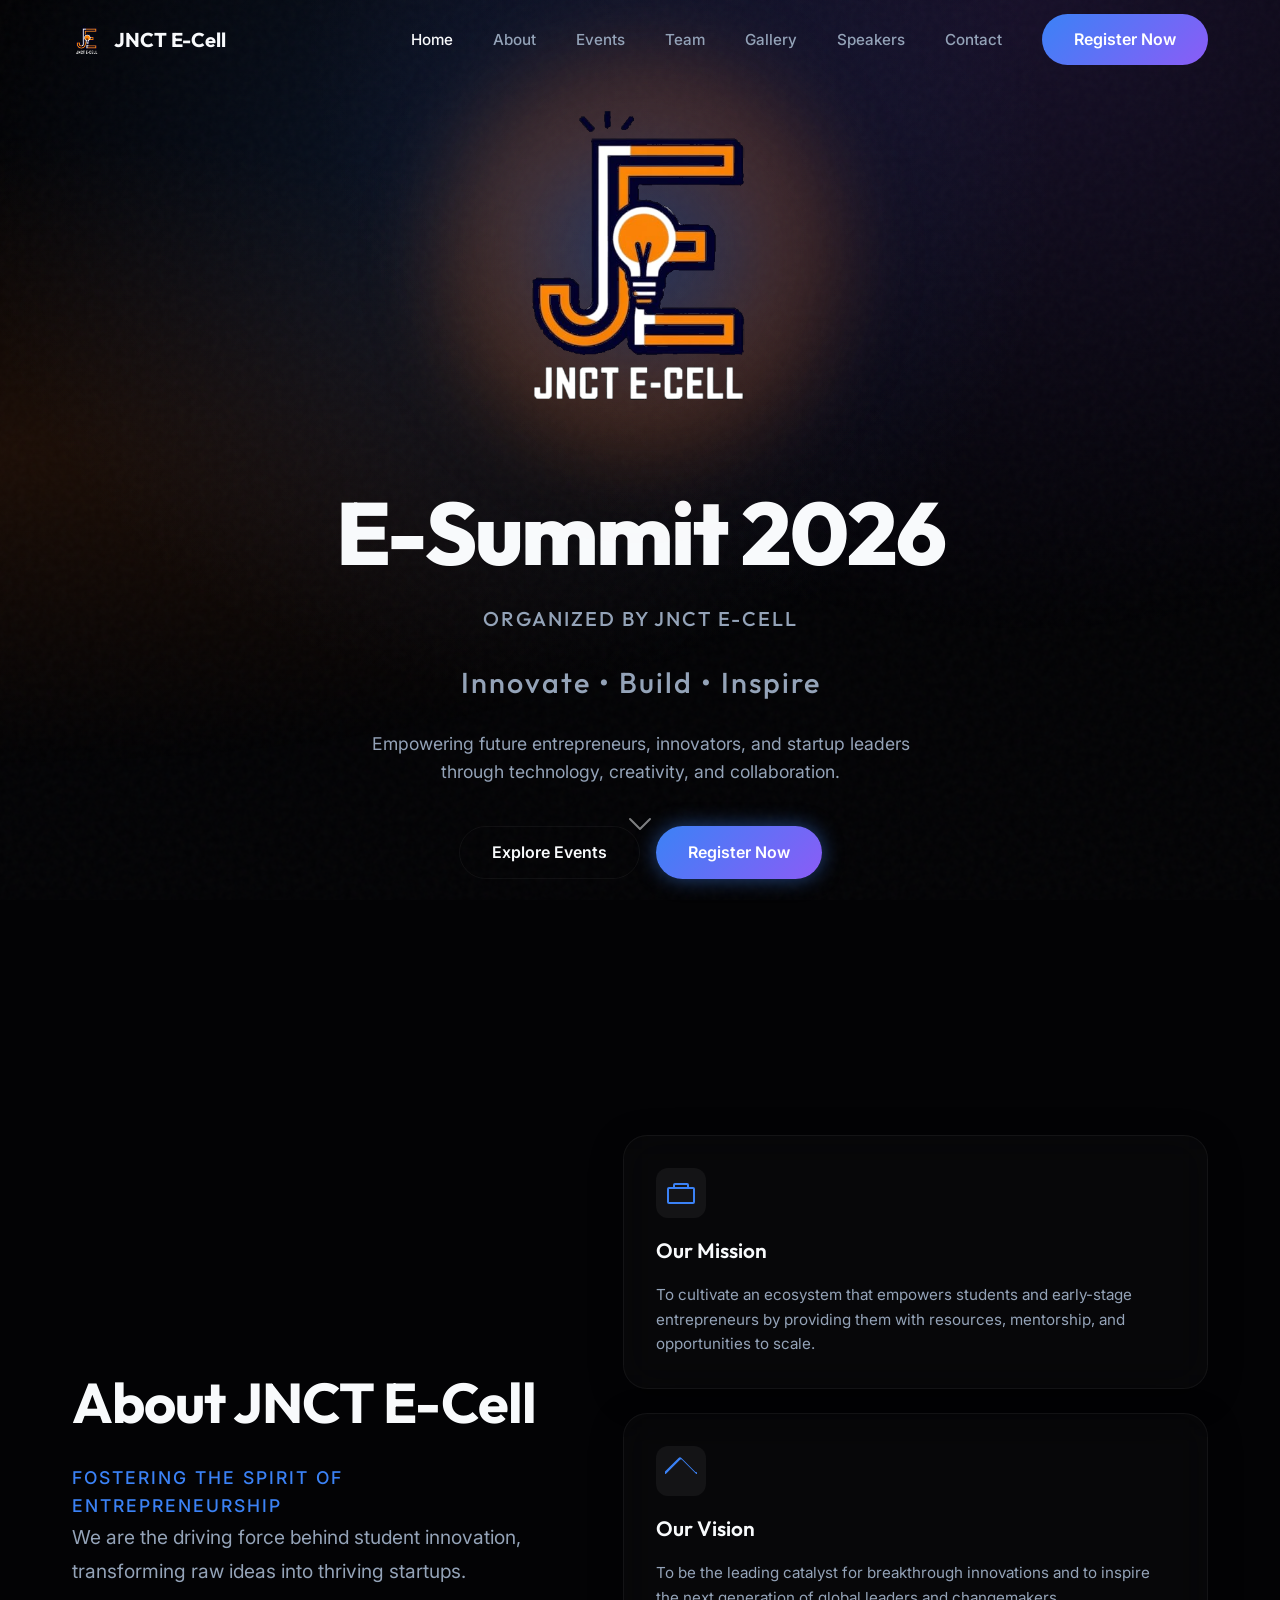
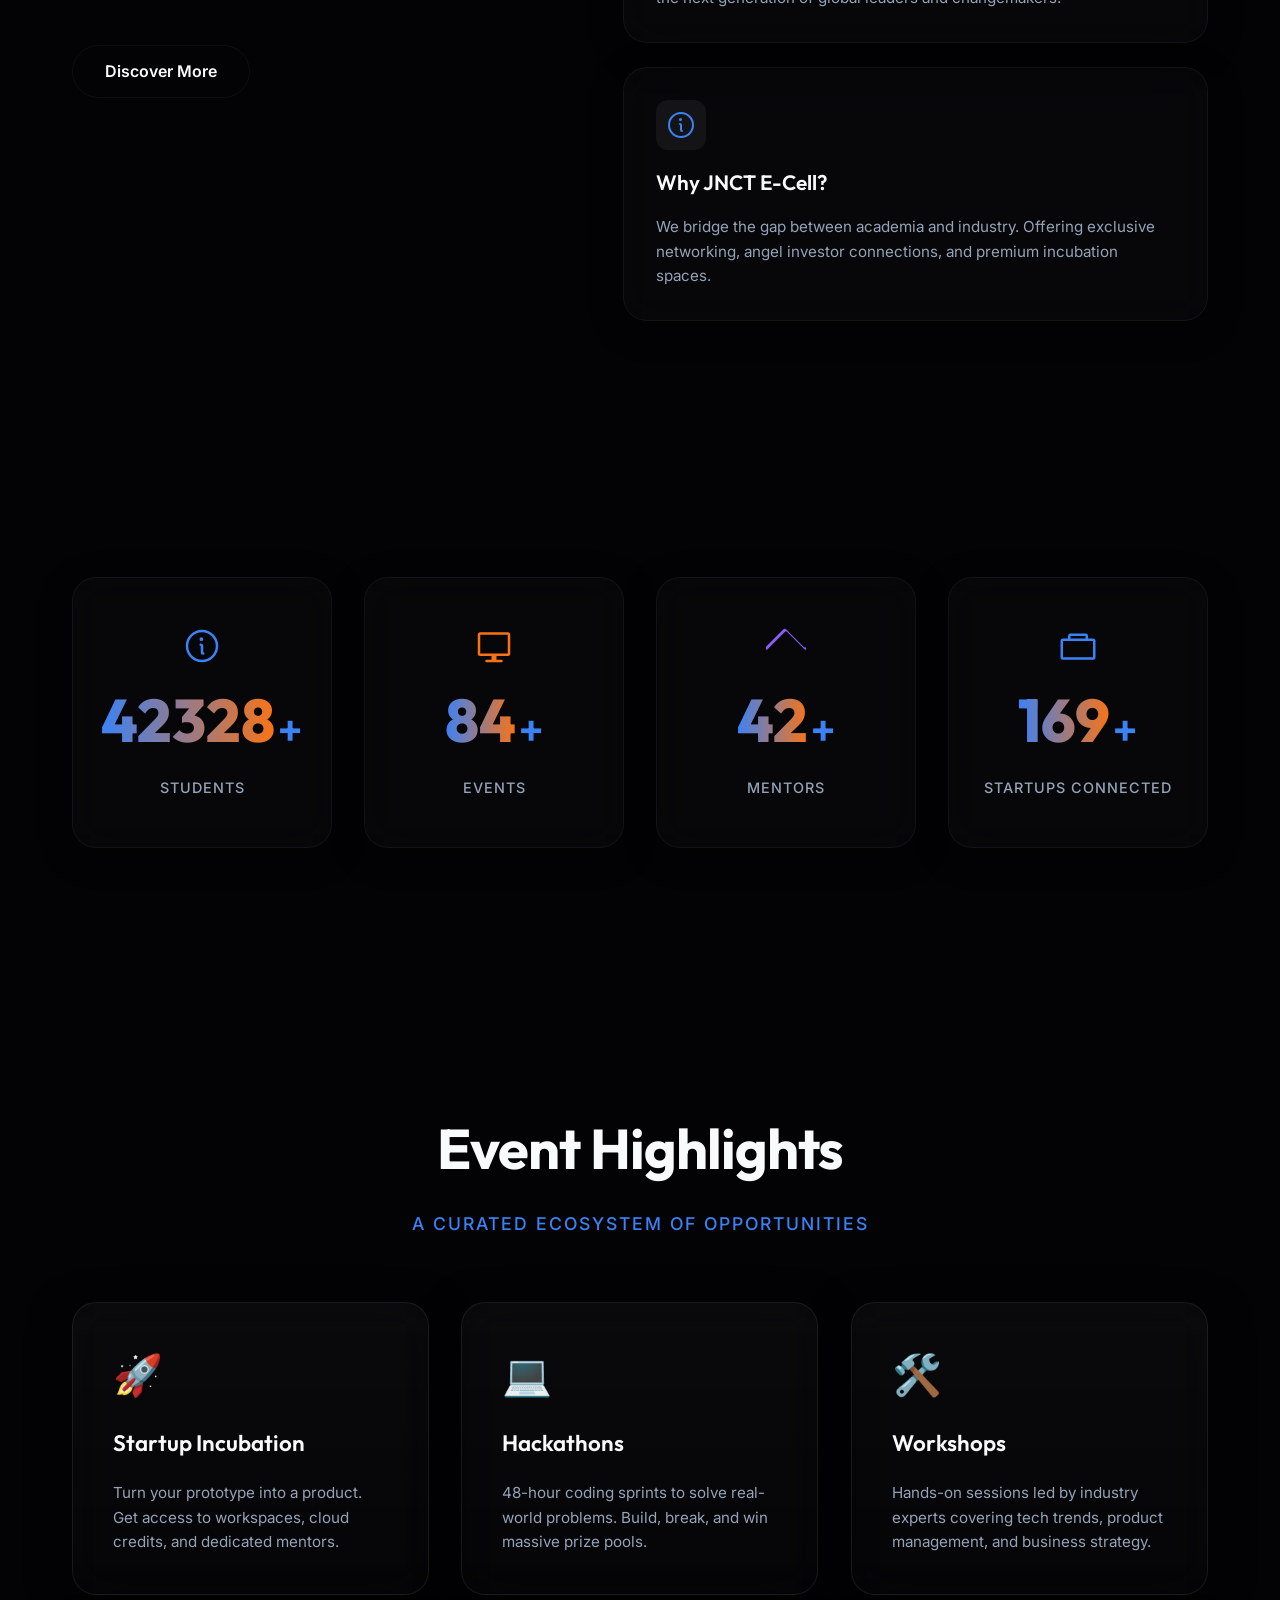
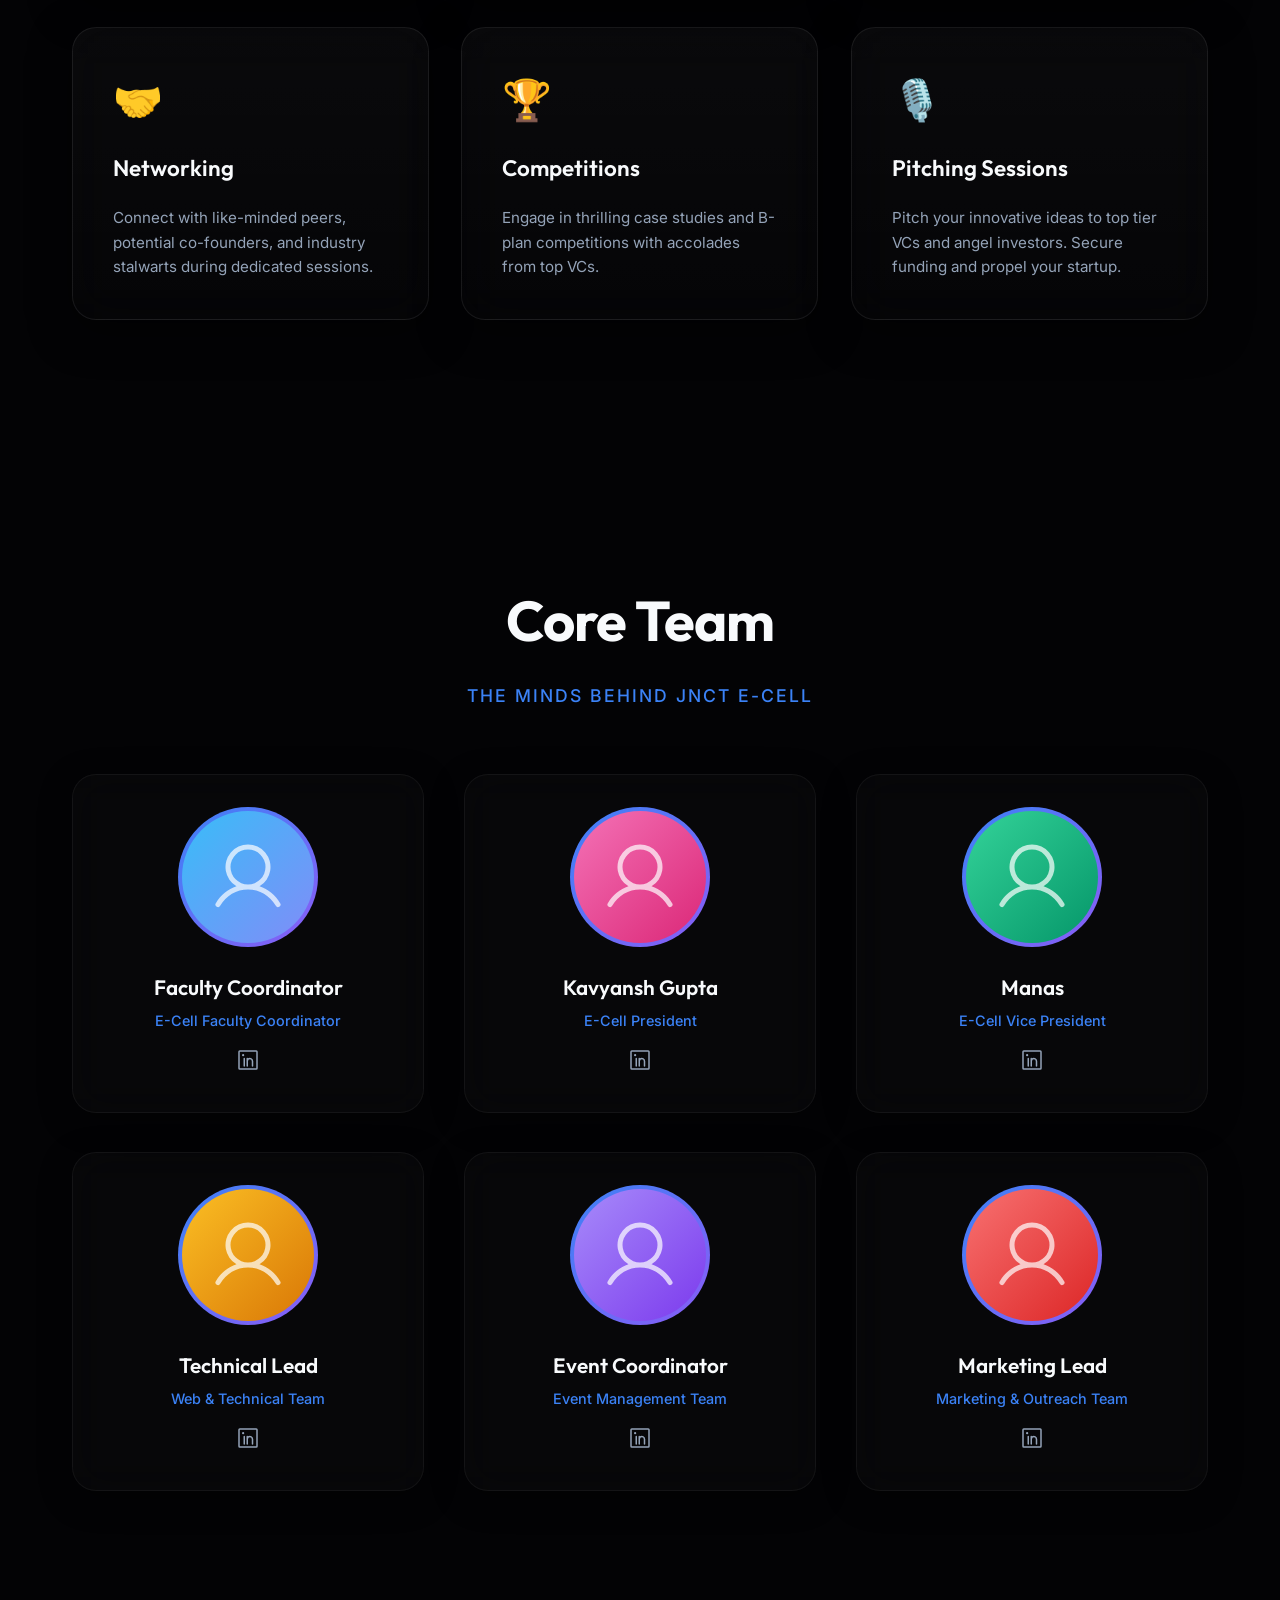
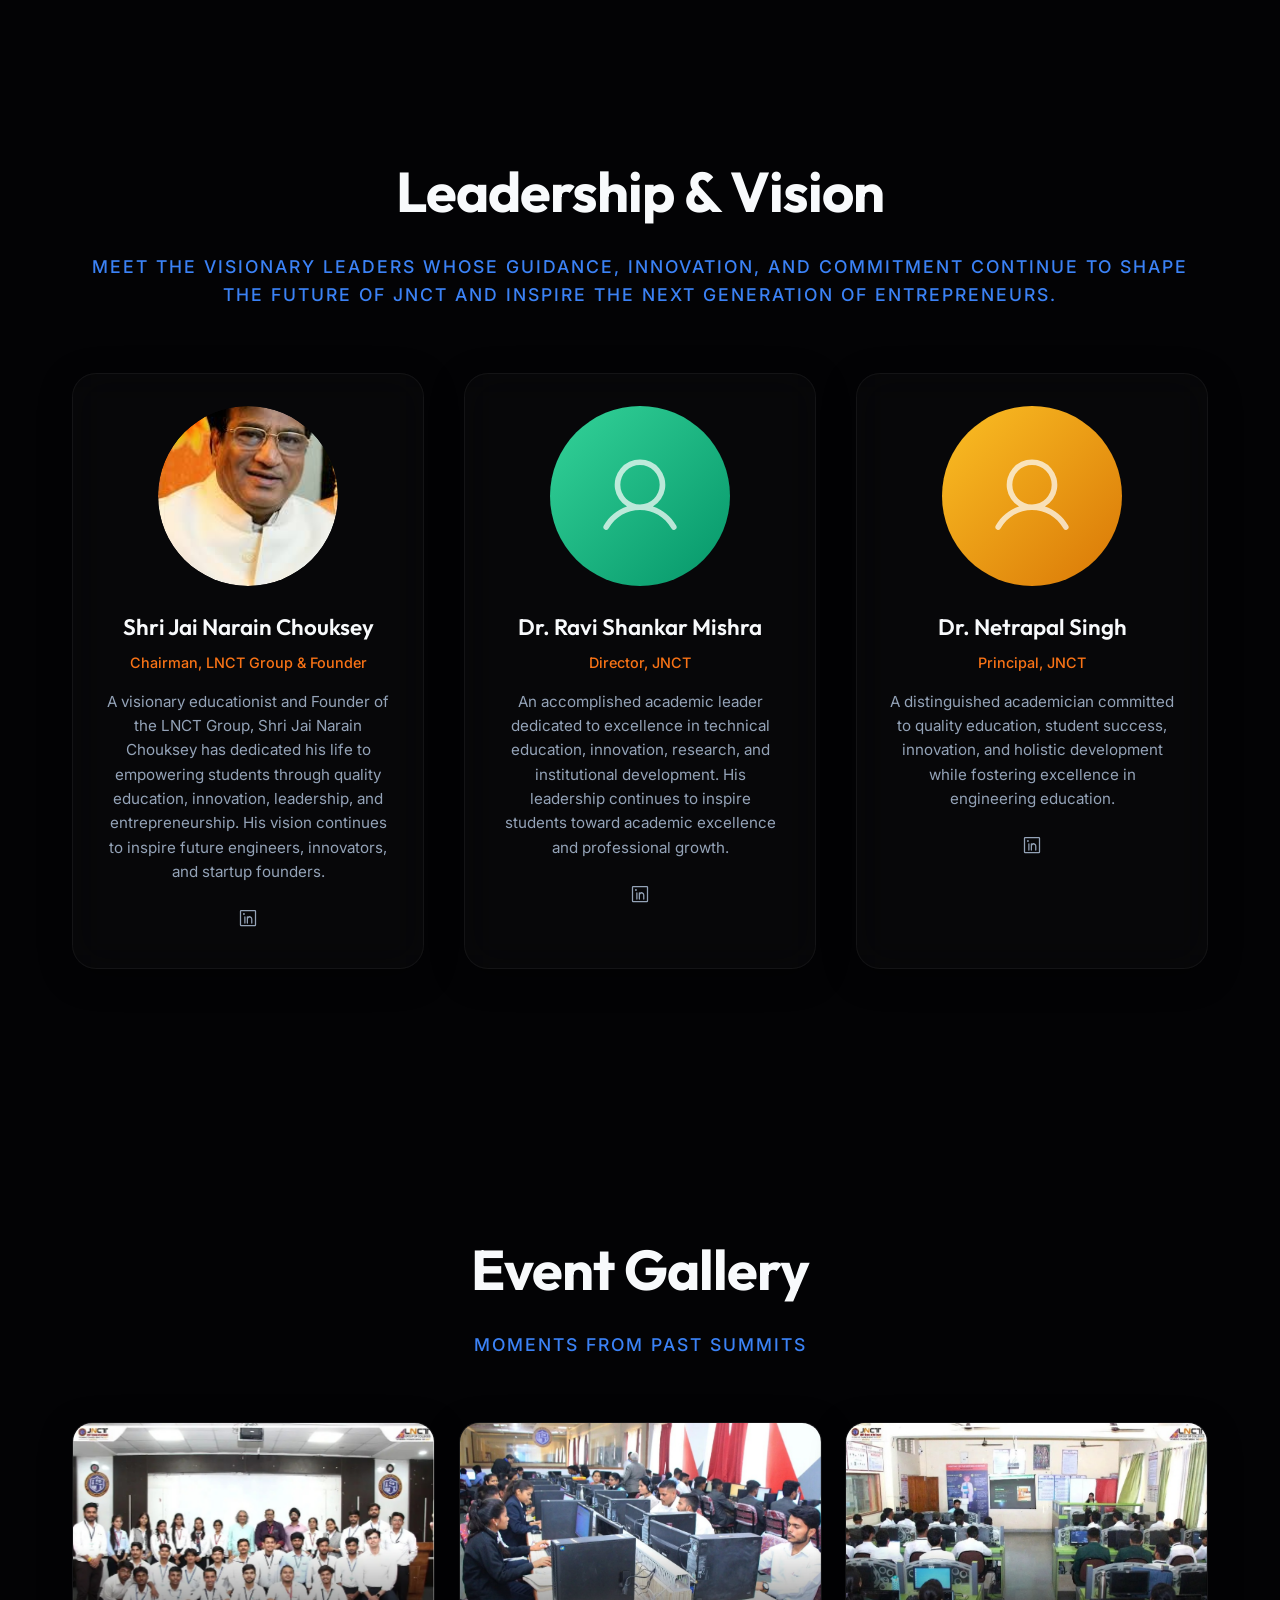
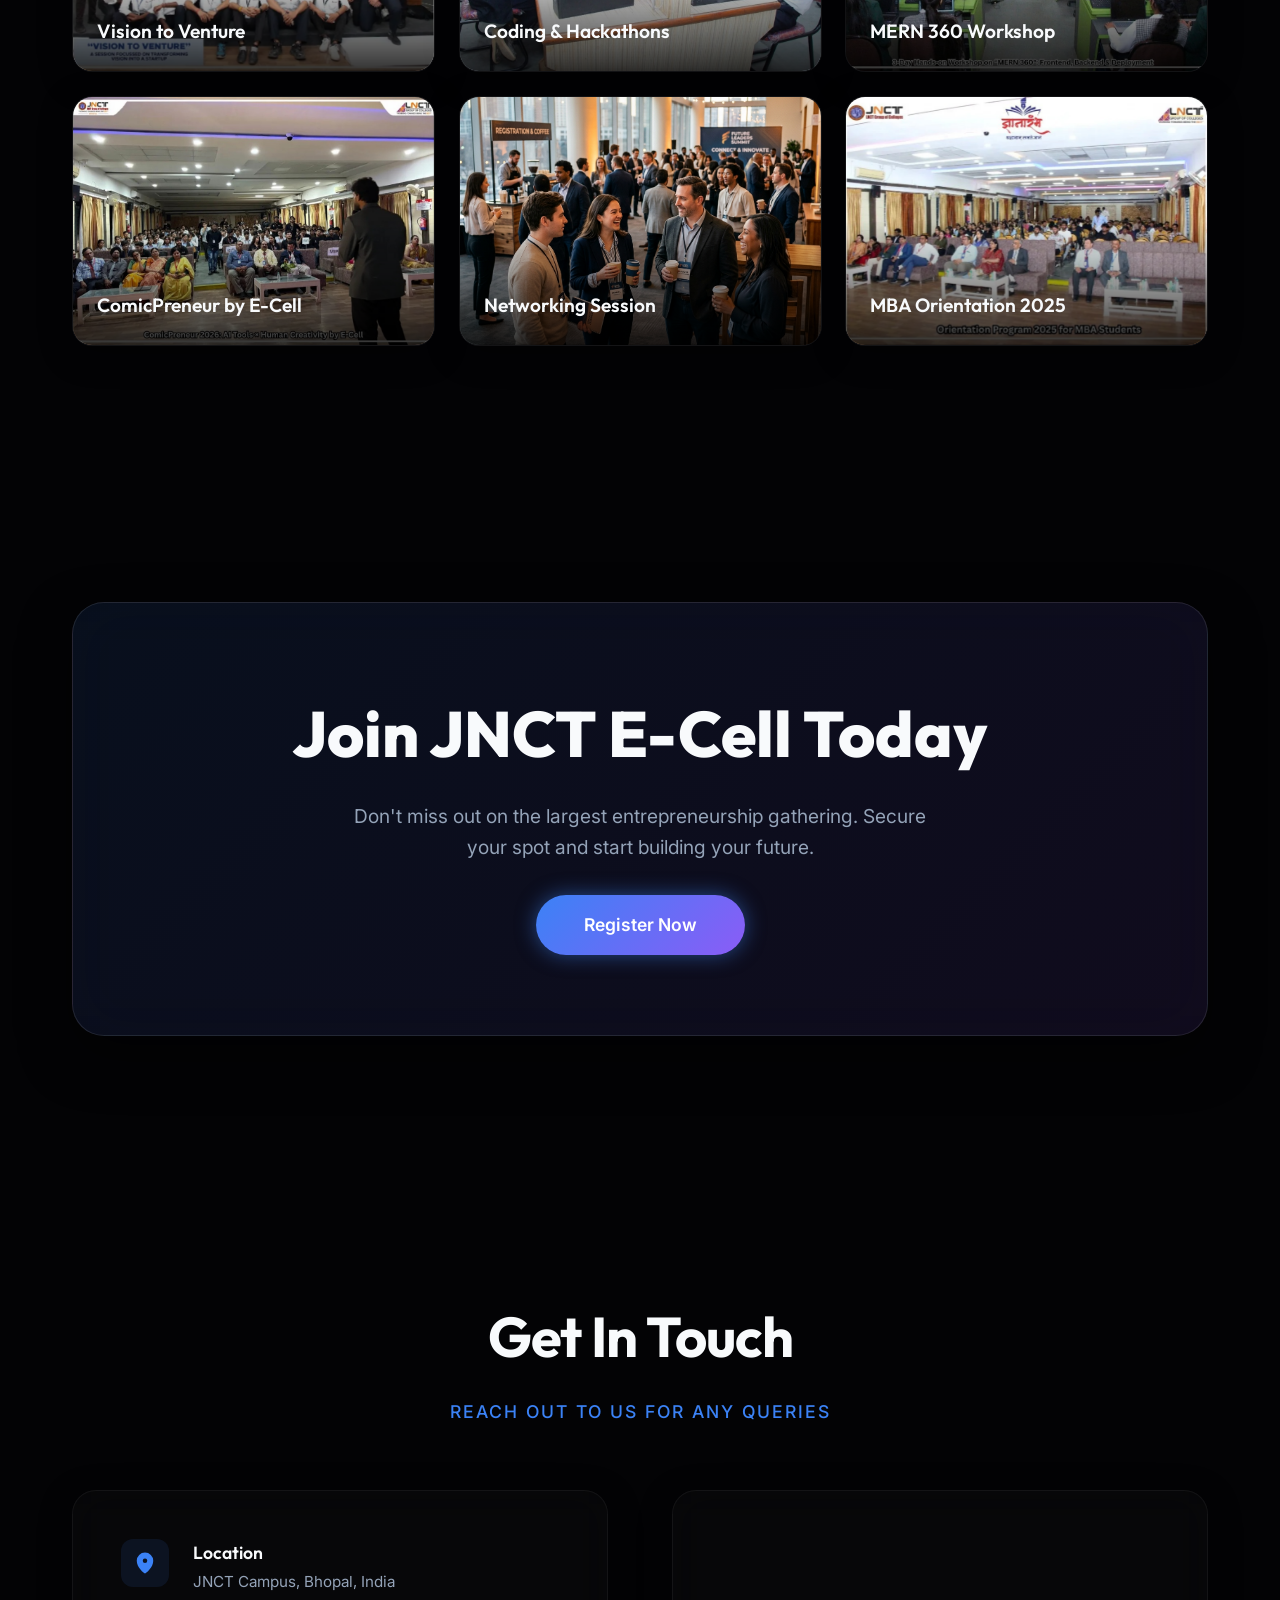
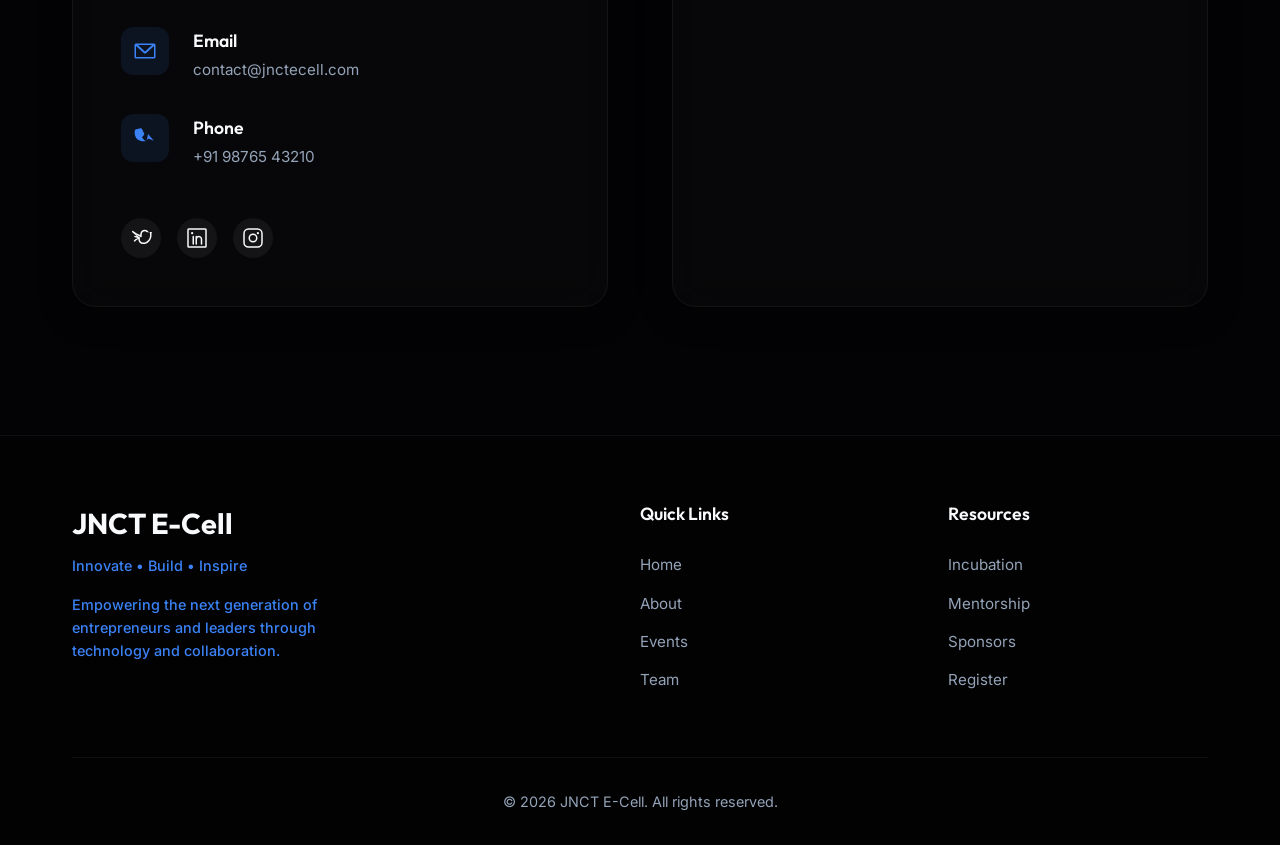
<file: index.html>
<!DOCTYPE html>
<html lang="en">
<head>
    <meta charset="UTF-8">
    <meta name="viewport" content="width=device-width, initial-scale=1.0">
    <title>JNCT E-Cell | Innovate. Build. Inspire.</title>
    <meta name="description" content="JNCT E-Cell: The ultimate Entrepreneurship Cell. Innovate, Build, and Inspire with industry experts, startups, and top mentors.">
    <link rel="preconnect" href="https://fonts.googleapis.com">
    <link rel="preconnect" href="https://fonts.gstatic.com" crossorigin>
    <link href="https://fonts.googleapis.com/css2?family=Outfit:wght@300;400;500;600;700;800&family=Inter:wght@400;500;600&display=swap" rel="stylesheet">
    <link rel="stylesheet" href="style.css">
</head>
<body>
    <!-- Premium Gradient Background -->
    <div class="bg-gradient-mesh"></div>
    <div class="bg-noise"></div>

    <!-- Floating Particles -->
    <div class="particles" id="particles"></div>

    <!-- Navbar -->
    <nav id="navbar">
        <div class="container nav-container">
            <a href="#home" class="logo">
                <img src="logo.png" alt="JNCT E-Cell Logo" class="ecell-logo">
                JNCT E-Cell
            </a>
            
            <ul class="nav-links">
                <li><a href="#home" class="nav-link">Home</a></li>
                <li><a href="#about" class="nav-link">About</a></li>
                <li><a href="#highlights" class="nav-link">Events</a></li>
                <li><a href="#team" class="nav-link">Team</a></li>
                <li><a href="#gallery" class="nav-link">Gallery</a></li>
                <li><a href="#speakers" class="nav-link">Speakers</a></li>
                <li><a href="#contact" class="nav-link">Contact</a></li>
                <li><a href="registration.html" class="btn btn-primary nav-btn">Register Now</a></li>
            </ul>

            <div class="hamburger" aria-label="Toggle navigation menu" role="button" tabindex="0">
                <span class="bar"></span>
                <span class="bar"></span>
                <span class="bar"></span>
            </div>
        </div>
    </nav>

    <main>
        <!-- Hero Section -->
        <section id="home" class="hero hero-centered section-padding">
            <div class="container hero-container">
                <div class="hero-content animate-on-scroll fade-in">
                    <div class="hero-logo-container float-slow">
                        <div class="hero-logo-glow"></div>
                        <img src="logo.png" alt="JNCT E-Cell Logo" class="hero-main-logo">
                    </div>
                    
                    <h1 class="hero-title">E-Summit 2026</h1>
                    <div style="font-family: var(--font-heading); font-size: 1.25rem; color: var(--text-secondary); font-weight: 500; margin-top: -0.5rem; margin-bottom: 1.5rem; letter-spacing: 2px; text-transform: uppercase;">Organized by JNCT E-Cell</div>
                    <h2 class="hero-tagline">Innovate &bull; Build &bull; Inspire</h2>
                    <p class="hero-desc">
                        Empowering future entrepreneurs, innovators, and startup leaders through technology, creativity, and collaboration.
                    </p>
                    <div class="hero-buttons">
                        <a href="#highlights" class="btn btn-outline">Explore Events</a>
                        <a href="registration.html" class="btn btn-glow">Register Now</a>
                    </div>
                </div>
                
                <div class="scroll-indicator animate-bounce">
                    <a href="#about" aria-label="Scroll to About Section">
                        <svg xmlns="http://www.w3.org/2000/svg" width="32" height="32" fill="currentColor" viewBox="0 0 256 256"><path d="M213.66,101.66l-80,80a8,8,0,0,1-11.32,0l-80-80A8,8,0,0,1,53.66,90.34L128,164.69l74.34-74.35a8,8,0,0,1,11.32,11.32Z"></path></svg>
                    </a>
                </div>
            </div>
        </section>

        <!-- About Section (Two Column) -->
        <section id="about" class="about section-padding">
            <div class="container">
                <div class="about-wrapper">
                    <div class="about-left animate-on-scroll slide-right">
                        <h2 class="section-title">About JNCT E-Cell</h2>
                        <p class="section-subtitle">Fostering the spirit of entrepreneurship</p>
                        <p class="about-lead">We are the driving force behind student innovation, transforming raw ideas into thriving startups.</p>
                        <a href="#highlights" class="btn btn-outline mt-4">Discover More</a>
                    </div>
                    
                    <div class="about-right">
                        <div class="about-card glass animate-on-scroll slide-up">
                            <div class="about-icon">
                                <svg xmlns="http://www.w3.org/2000/svg" width="32" height="32" fill="currentColor" viewBox="0 0 256 256"><path d="M240,96V200a16,16,0,0,1-16,16H32a16,16,0,0,1-16-16V96A16,16,0,0,1,32,80H64V64A16,16,0,0,1,80,48h96a16,16,0,0,1,16,16V80h32A16,16,0,0,1,240,96ZM80,64v16h96V64Zm144,32H32V200H224Z"></path></svg>
                            </div>
                            <h3>Our Mission</h3>
                            <p>To cultivate an ecosystem that empowers students and early-stage entrepreneurs by providing them with resources, mentorship, and opportunities to scale.</p>
                        </div>
                        <div class="about-card glass animate-on-scroll slide-up" style="transition-delay: 0.15s;">
                            <div class="about-icon">
                                <svg xmlns="http://www.w3.org/2000/svg" width="32" height="32" fill="currentColor" viewBox="0 0 256 256"><path d="M243.31,136l-112-112a16,16,0,0,0-22.62,0l-112,112A8,8,0,0,0,8,149.66L120,37.66a11.3,11.3,0,0,1,16,0L248,149.66a8,8,0,0,0,11.31-11.31Z"></path></svg>
                            </div>
                            <h3>Our Vision</h3>
                            <p>To be the leading catalyst for breakthrough innovations and to inspire the next generation of global leaders and changemakers.</p>
                        </div>
                        <div class="about-card glass animate-on-scroll slide-up" style="transition-delay: 0.3s;">
                            <div class="about-icon">
                                <svg xmlns="http://www.w3.org/2000/svg" width="32" height="32" fill="currentColor" viewBox="0 0 256 256"><path d="M128,24A104,104,0,1,0,232,128,104.11,104.11,0,0,0,128,24Zm0,192a88,88,0,1,1,88-88A88.1,88.1,0,0,1,128,216Zm16-40a8,8,0,0,1-8,8,16,16,0,0,1-16-16V128a8,8,0,0,1,0-16,16,16,0,0,1,16,16v40A8,8,0,0,1,144,176ZM112,84a12,12,0,1,1,12,12A12,12,0,0,1,112,84Z"></path></svg>
                            </div>
                            <h3>Why JNCT E-Cell?</h3>
                            <p>We bridge the gap between academia and industry. Offering exclusive networking, angel investor connections, and premium incubation spaces.</p>
                        </div>
                    </div>
                </div>
            </div>
        </section>

        <!-- Statistics Section -->
        <section id="statistics" class="statistics section-padding">
            <div class="container">
                <div class="stats-grid">
                    <div class="stat-card glass animate-on-scroll scale-up">
                        <div class="stat-icon" style="color: var(--primary-color); margin-bottom: 1rem;"><svg xmlns="http://www.w3.org/2000/svg" width="40" height="40" fill="currentColor" viewBox="0 0 256 256"><path d="M128,24A104,104,0,1,0,232,128,104.11,104.11,0,0,0,128,24Zm0,192a88,88,0,1,1,88-88A88.1,88.1,0,0,1,128,216Zm16-40a8,8,0,0,1-8,8,16,16,0,0,1-16-16V128a8,8,0,0,1,0-16,16,16,0,0,1,16,16v40A8,8,0,0,1,144,176ZM112,84a12,12,0,1,1,12,12A12,12,0,0,1,112,84Z"></path></svg></div>
                        <div style="display: flex; align-items: baseline; justify-content: center;">
                            <h2 class="stat-number" data-target="50000">0</h2>
                            <span class="stat-plus">+</span>
                        </div>
                        <p class="stat-label">Students</p>
                    </div>
                    <div class="stat-card glass animate-on-scroll scale-up" style="transition-delay: 0.1s;">
                        <div class="stat-icon" style="color: var(--accent-color); margin-bottom: 1rem;"><svg xmlns="http://www.w3.org/2000/svg" width="40" height="40" fill="currentColor" viewBox="0 0 256 256"><path d="M216,40H40A16,16,0,0,0,24,56V176a16,16,0,0,0,16,16H112v24H80a8,8,0,0,0,0,16h96a8,8,0,0,0,0-16H144V192h72a16,16,0,0,0,16-16V56A16,16,0,0,0,216,40Zm0,136H40V56H216V176Z"></path></svg></div>
                        <div style="display: flex; align-items: baseline; justify-content: center;">
                            <h2 class="stat-number" data-target="100">0</h2>
                            <span class="stat-plus">+</span>
                        </div>
                        <p class="stat-label">Events</p>
                    </div>
                    <div class="stat-card glass animate-on-scroll scale-up" style="transition-delay: 0.2s;">
                        <div class="stat-icon" style="color: var(--secondary-color); margin-bottom: 1rem;"><svg xmlns="http://www.w3.org/2000/svg" width="40" height="40" fill="currentColor" viewBox="0 0 256 256"><path d="M243.31,136l-112-112a16,16,0,0,0-22.62,0l-112,112A8,8,0,0,0,8,149.66L120,37.66a11.3,11.3,0,0,1,16,0L248,149.66a8,8,0,0,0,11.31-11.31Z"></path></svg></div>
                        <div style="display: flex; align-items: baseline; justify-content: center;">
                            <h2 class="stat-number" data-target="50">0</h2>
                            <span class="stat-plus">+</span>
                        </div>
                        <p class="stat-label">Mentors</p>
                    </div>
                    <div class="stat-card glass animate-on-scroll scale-up" style="transition-delay: 0.3s;">
                        <div class="stat-icon" style="color: var(--primary-color); margin-bottom: 1rem;"><svg xmlns="http://www.w3.org/2000/svg" width="40" height="40" fill="currentColor" viewBox="0 0 256 256"><path d="M240,96V200a16,16,0,0,1-16,16H32a16,16,0,0,1-16-16V96A16,16,0,0,1,32,80H64V64A16,16,0,0,1,80,48h96a16,16,0,0,1,16,16V80h32A16,16,0,0,1,240,96ZM80,64v16h96V64Zm144,32H32V200H224Z"></path></svg></div>
                        <div style="display: flex; align-items: baseline; justify-content: center;">
                            <h2 class="stat-number" data-target="200">0</h2>
                            <span class="stat-plus">+</span>
                        </div>
                        <p class="stat-label">Startups Connected</p>
                    </div>
                </div>
            </div>
        </section>

        <!-- Highlights / Events Section -->
        <section id="highlights" class="highlights section-padding">
            <div class="container">
                <div class="section-header animate-on-scroll slide-up text-center">
                    <h2 class="section-title">Event Highlights</h2>
                    <p class="section-subtitle">A curated ecosystem of opportunities</p>
                </div>
                
                <div class="events-grid">
                    <div class="event-card glass-premium animate-on-scroll slide-up">
                        <div class="event-icon">🚀</div>
                        <h3>Startup Incubation</h3>
                        <p>Turn your prototype into a product. Get access to workspaces, cloud credits, and dedicated mentors.</p>
                    </div>
                    
                    <div class="event-card glass-premium animate-on-scroll slide-up" style="transition-delay: 0.1s;">
                        <div class="event-icon">💻</div>
                        <h3>Hackathons</h3>
                        <p>48-hour coding sprints to solve real-world problems. Build, break, and win massive prize pools.</p>
                    </div>

                    <div class="event-card glass-premium animate-on-scroll slide-up" style="transition-delay: 0.2s;">
                        <div class="event-icon">🛠️</div>
                        <h3>Workshops</h3>
                        <p>Hands-on sessions led by industry experts covering tech trends, product management, and business strategy.</p>
                    </div>

                    <div class="event-card glass-premium animate-on-scroll slide-up" style="transition-delay: 0.3s;">
                        <div class="event-icon">🤝</div>
                        <h3>Networking</h3>
                        <p>Connect with like-minded peers, potential co-founders, and industry stalwarts during dedicated sessions.</p>
                    </div>
                    
                    <div class="event-card glass-premium animate-on-scroll slide-up" style="transition-delay: 0.4s;">
                        <div class="event-icon">🏆</div>
                        <h3>Competitions</h3>
                        <p>Engage in thrilling case studies and B-plan competitions with accolades from top VCs.</p>
                    </div>
                    
                    <div class="event-card glass-premium animate-on-scroll slide-up" style="transition-delay: 0.5s;">
                        <div class="event-icon">🎙️</div>
                        <h3>Pitching Sessions</h3>
                        <p>Pitch your innovative ideas to top tier VCs and angel investors. Secure funding and propel your startup.</p>
                    </div>
                </div>
            </div>
        </section>

        <!-- Team Section -->
        <section id="team" class="team section-padding">
            <div class="container">
                <div class="section-header animate-on-scroll slide-up text-center">
                    <h2 class="section-title">Core Team</h2>
                    <p class="section-subtitle">The minds behind JNCT E-Cell</p>
                </div>
                
                <div class="team-grid">
                    <!-- Faculty -->
                    <div class="team-card glass animate-on-scroll scale-up">
                        <div class="team-img-wrapper">
                            <div class="img-placeholder bg-gradient-1" style="display: flex; align-items: center; justify-content: center;">
                                <svg xmlns="http://www.w3.org/2000/svg" width="80" height="80" fill="rgba(255,255,255,0.7)" viewBox="0 0 256 256"><path d="M230.92,212c-15.23-26.33-38.7-45.21-66.09-54.16a72,72,0,1,0-73.66,0C63.78,166.78,40.31,185.66,25.08,212a8,8,0,1,0,13.85,8c18.84-32.56,52.14-52,89.07-52s70.23,19.44,89.07,52a8,8,0,1,0,13.85-8ZM72,96a56,56,0,1,1,56,56A56.06,56.06,0,0,1,72,96Z"></path></svg>
                            </div>
                        </div>
                        <div class="team-info">
                            <h3>Faculty Coordinator</h3>
                            <p class="team-role">E-Cell Faculty Coordinator</p>
                            <a href="javascript:void(0)" class="team-social" aria-label="Team member LinkedIn profile"><svg xmlns="http://www.w3.org/2000/svg" width="24" height="24" fill="currentColor" viewBox="0 0 256 256"><path d="M216,24H40A16,16,0,0,0,24,40V216a16,16,0,0,0,16,16H216a16,16,0,0,0,16-16V40A16,16,0,0,0,216,24Zm0,192H40V40H216V216ZM96,112v80a8,8,0,0,1-16,0V112a8,8,0,0,1,16,0Zm88,28v52a8,8,0,0,1-16,0V140a20,20,0,0,0-40,0v52a8,8,0,0,1-16,0V112a8,8,0,0,1,15.79-1.78A36,36,0,0,1,184,140ZM88,76a12,12,0,1,1-12-12A12,12,0,0,1,88,76Z"></path></svg></a>
                        </div>
                    </div>
                    
                    <!-- President -->
                    <div class="team-card glass animate-on-scroll scale-up" style="transition-delay: 0.1s;">
                        <div class="team-img-wrapper">
                            <div class="img-placeholder bg-gradient-2" style="display: flex; align-items: center; justify-content: center;">
                                <svg xmlns="http://www.w3.org/2000/svg" width="80" height="80" fill="rgba(255,255,255,0.7)" viewBox="0 0 256 256"><path d="M230.92,212c-15.23-26.33-38.7-45.21-66.09-54.16a72,72,0,1,0-73.66,0C63.78,166.78,40.31,185.66,25.08,212a8,8,0,1,0,13.85,8c18.84-32.56,52.14-52,89.07-52s70.23,19.44,89.07,52a8,8,0,1,0,13.85-8ZM72,96a56,56,0,1,1,56,56A56.06,56.06,0,0,1,72,96Z"></path></svg>
                            </div>
                        </div>
                        <div class="team-info">
                            <h3>Kavyansh Gupta</h3>
                            <p class="team-role">E-Cell President</p>
                            <a href="javascript:void(0)" class="team-social" aria-label="Team member LinkedIn profile"><svg xmlns="http://www.w3.org/2000/svg" width="24" height="24" fill="currentColor" viewBox="0 0 256 256"><path d="M216,24H40A16,16,0,0,0,24,40V216a16,16,0,0,0,16,16H216a16,16,0,0,0,16-16V40A16,16,0,0,0,216,24Zm0,192H40V40H216V216ZM96,112v80a8,8,0,0,1-16,0V112a8,8,0,0,1,16,0Zm88,28v52a8,8,0,0,1-16,0V140a20,20,0,0,0-40,0v52a8,8,0,0,1-16,0V112a8,8,0,0,1,15.79-1.78A36,36,0,0,1,184,140ZM88,76a12,12,0,1,1-12-12A12,12,0,0,1,88,76Z"></path></svg></a>
                        </div>
                    </div>

                    <!-- Vice President -->
                    <div class="team-card glass animate-on-scroll scale-up" style="transition-delay: 0.2s;">
                        <div class="team-img-wrapper">
                            <div class="img-placeholder bg-gradient-3" style="display: flex; align-items: center; justify-content: center;">
                                <svg xmlns="http://www.w3.org/2000/svg" width="80" height="80" fill="rgba(255,255,255,0.7)" viewBox="0 0 256 256"><path d="M230.92,212c-15.23-26.33-38.7-45.21-66.09-54.16a72,72,0,1,0-73.66,0C63.78,166.78,40.31,185.66,25.08,212a8,8,0,1,0,13.85,8c18.84-32.56,52.14-52,89.07-52s70.23,19.44,89.07,52a8,8,0,1,0,13.85-8ZM72,96a56,56,0,1,1,56,56A56.06,56.06,0,0,1,72,96Z"></path></svg>
                            </div>
                        </div>
                        <div class="team-info">
                            <h3>Manas</h3>
                            <p class="team-role">E-Cell Vice President</p>
                            <a href="javascript:void(0)" class="team-social" aria-label="Team member LinkedIn profile"><svg xmlns="http://www.w3.org/2000/svg" width="24" height="24" fill="currentColor" viewBox="0 0 256 256"><path d="M216,24H40A16,16,0,0,0,24,40V216a16,16,0,0,0,16,16H216a16,16,0,0,0,16-16V40A16,16,0,0,0,216,24Zm0,192H40V40H216V216ZM96,112v80a8,8,0,0,1-16,0V112a8,8,0,0,1,16,0Zm88,28v52a8,8,0,0,1-16,0V140a20,20,0,0,0-40,0v52a8,8,0,0,1-16,0V112a8,8,0,0,1,15.79-1.78A36,36,0,0,1,184,140ZM88,76a12,12,0,1,1-12-12A12,12,0,0,1,88,76Z"></path></svg></a>
                        </div>
                    </div>

                    <!-- Tech Team -->
                    <div class="team-card glass animate-on-scroll scale-up" style="transition-delay: 0.3s;">
                        <div class="team-img-wrapper">
                            <div class="img-placeholder bg-gradient-4" style="display: flex; align-items: center; justify-content: center;">
                                <svg xmlns="http://www.w3.org/2000/svg" width="80" height="80" fill="rgba(255,255,255,0.7)" viewBox="0 0 256 256"><path d="M230.92,212c-15.23-26.33-38.7-45.21-66.09-54.16a72,72,0,1,0-73.66,0C63.78,166.78,40.31,185.66,25.08,212a8,8,0,1,0,13.85,8c18.84-32.56,52.14-52,89.07-52s70.23,19.44,89.07,52a8,8,0,1,0,13.85-8ZM72,96a56,56,0,1,1,56,56A56.06,56.06,0,0,1,72,96Z"></path></svg>
                            </div>
                        </div>
                        <div class="team-info">
                            <h3>Technical Lead</h3>
                            <p class="team-role">Web & Technical Team</p>
                            <a href="javascript:void(0)" class="team-social" aria-label="Team member LinkedIn profile"><svg xmlns="http://www.w3.org/2000/svg" width="24" height="24" fill="currentColor" viewBox="0 0 256 256"><path d="M216,24H40A16,16,0,0,0,24,40V216a16,16,0,0,0,16,16H216a16,16,0,0,0,16-16V40A16,16,0,0,0,216,24Zm0,192H40V40H216V216ZM96,112v80a8,8,0,0,1-16,0V112a8,8,0,0,1,16,0Zm88,28v52a8,8,0,0,1-16,0V140a20,20,0,0,0-40,0v52a8,8,0,0,1-16,0V112a8,8,0,0,1,15.79-1.78A36,36,0,0,1,184,140ZM88,76a12,12,0,1,1-12-12A12,12,0,0,1,88,76Z"></path></svg></a>
                        </div>
                    </div>
                    
                    <!-- Event Management -->
                    <div class="team-card glass animate-on-scroll scale-up" style="transition-delay: 0.4s;">
                        <div class="team-img-wrapper">
                            <div class="img-placeholder bg-gradient-5" style="display: flex; align-items: center; justify-content: center;">
                                <svg xmlns="http://www.w3.org/2000/svg" width="80" height="80" fill="rgba(255,255,255,0.7)" viewBox="0 0 256 256"><path d="M230.92,212c-15.23-26.33-38.7-45.21-66.09-54.16a72,72,0,1,0-73.66,0C63.78,166.78,40.31,185.66,25.08,212a8,8,0,1,0,13.85,8c18.84-32.56,52.14-52,89.07-52s70.23,19.44,89.07,52a8,8,0,1,0,13.85-8ZM72,96a56,56,0,1,1,56,56A56.06,56.06,0,0,1,72,96Z"></path></svg>
                            </div>
                        </div>
                        <div class="team-info">
                            <h3>Event Coordinator</h3>
                            <p class="team-role">Event Management Team</p>
                            <a href="javascript:void(0)" class="team-social" aria-label="Team member LinkedIn profile"><svg xmlns="http://www.w3.org/2000/svg" width="24" height="24" fill="currentColor" viewBox="0 0 256 256"><path d="M216,24H40A16,16,0,0,0,24,40V216a16,16,0,0,0,16,16H216a16,16,0,0,0,16-16V40A16,16,0,0,0,216,24Zm0,192H40V40H216V216ZM96,112v80a8,8,0,0,1-16,0V112a8,8,0,0,1,16,0Zm88,28v52a8,8,0,0,1-16,0V140a20,20,0,0,0-40,0v52a8,8,0,0,1-16,0V112a8,8,0,0,1,15.79-1.78A36,36,0,0,1,184,140ZM88,76a12,12,0,1,1-12-12A12,12,0,0,1,88,76Z"></path></svg></a>
                        </div>
                    </div>
                    
                    <!-- Marketing -->
                    <div class="team-card glass animate-on-scroll scale-up" style="transition-delay: 0.5s;">
                        <div class="team-img-wrapper">
                            <div class="img-placeholder bg-gradient-6" style="display: flex; align-items: center; justify-content: center;">
                                <svg xmlns="http://www.w3.org/2000/svg" width="80" height="80" fill="rgba(255,255,255,0.7)" viewBox="0 0 256 256"><path d="M230.92,212c-15.23-26.33-38.7-45.21-66.09-54.16a72,72,0,1,0-73.66,0C63.78,166.78,40.31,185.66,25.08,212a8,8,0,1,0,13.85,8c18.84-32.56,52.14-52,89.07-52s70.23,19.44,89.07,52a8,8,0,1,0,13.85-8ZM72,96a56,56,0,1,1,56,56A56.06,56.06,0,0,1,72,96Z"></path></svg>
                            </div>
                        </div>
                        <div class="team-info">
                            <h3>Marketing Lead</h3>
                            <p class="team-role">Marketing & Outreach Team</p>
                            <a href="javascript:void(0)" class="team-social" aria-label="Team member LinkedIn profile"><svg xmlns="http://www.w3.org/2000/svg" width="24" height="24" fill="currentColor" viewBox="0 0 256 256"><path d="M216,24H40A16,16,0,0,0,24,40V216a16,16,0,0,0,16,16H216a16,16,0,0,0,16-16V40A16,16,0,0,0,216,24Zm0,192H40V40H216V216ZM96,112v80a8,8,0,0,1-16,0V112a8,8,0,0,1,16,0Zm88,28v52a8,8,0,0,1-16,0V140a20,20,0,0,0-40,0v52a8,8,0,0,1-16,0V112a8,8,0,0,1,15.79-1.78A36,36,0,0,1,184,140ZM88,76a12,12,0,1,1-12-12A12,12,0,0,1,88,76Z"></path></svg></a>
                        </div>
                    </div>
                </div>
            </div>
        </section>

        <!-- Speakers Section -->
        <section id="speakers" class="speakers section-padding">
            <div class="container">
                <div class="section-header animate-on-scroll slide-up text-center">
                    <h2 class="section-title">Leadership & Vision</h2>
                    <p class="section-subtitle">Meet the visionary leaders whose guidance, innovation, and commitment continue to shape the future of JNCT and inspire the next generation of entrepreneurs.</p>
                </div>
                
                <div class="speakers-grid">
                    <div class="speaker-profile glass animate-on-scroll slide-up">
                        <div class="speaker-img-wrapper" style="border-radius: 50%; width: 180px; height: 180px;">
                            <img src="jai_narain_chouksey.jpg" alt="Shri Jai Narain Chouksey" style="width: 100%; height: 100%; object-fit: cover; border-radius: 50%;" onerror="this.src='logo.png'" loading="lazy">
                        </div>
                        <div class="speaker-info">
                            <h3>Shri Jai Narain Chouksey</h3>
                            <p class="speaker-designation">Chairman, LNCT Group & Founder</p>
                            <p class="speaker-desc">A visionary educationist and Founder of the LNCT Group, Shri Jai Narain Chouksey has dedicated his life to empowering students through quality education, innovation, leadership, and entrepreneurship. His vision continues to inspire future engineers, innovators, and startup founders.</p>
                            <a href="javascript:void(0)" class="speaker-linkedin" aria-label="Speaker LinkedIn profile"><svg xmlns="http://www.w3.org/2000/svg" width="20" height="20" fill="currentColor" viewBox="0 0 256 256"><path d="M216,24H40A16,16,0,0,0,24,40V216a16,16,0,0,0,16,16H216a16,16,0,0,0,16-16V40A16,16,0,0,0,216,24Zm0,192H40V40H216V216ZM96,112v80a8,8,0,0,1-16,0V112a8,8,0,0,1,16,0Zm88,28v52a8,8,0,0,1-16,0V140a20,20,0,0,0-40,0v52a8,8,0,0,1-16,0V112a8,8,0,0,1,15.79-1.78A36,36,0,0,1,184,140ZM88,76a12,12,0,1,1-12-12A12,12,0,0,1,88,76Z"></path></svg></a>
                        </div>
                    </div>
                    
                    <div class="speaker-profile glass animate-on-scroll slide-up" style="transition-delay: 0.1s;">
                        <div class="speaker-img-wrapper" style="border-radius: 50%; width: 180px; height: 180px;">
                            <div class="speaker-placeholder bg-gradient-3" style="display: flex; align-items: center; justify-content: center; width: 100%; height: 100%;">
                                <svg xmlns="http://www.w3.org/2000/svg" width="90" height="90" fill="rgba(255,255,255,0.7)" viewBox="0 0 256 256"><path d="M230.92,212c-15.23-26.33-38.7-45.21-66.09-54.16a72,72,0,1,0-73.66,0C63.78,166.78,40.31,185.66,25.08,212a8,8,0,1,0,13.85,8c18.84-32.56,52.14-52,89.07-52s70.23,19.44,89.07,52a8,8,0,1,0,13.85-8ZM72,96a56,56,0,1,1,56,56A56.06,56.06,0,0,1,72,96Z"></path></svg>
                            </div>
                        </div>
                        <div class="speaker-info">
                            <h3>Dr. Ravi Shankar Mishra</h3>
                            <p class="speaker-designation">Director, JNCT</p>
                            <p class="speaker-desc">An accomplished academic leader dedicated to excellence in technical education, innovation, research, and institutional development. His leadership continues to inspire students toward academic excellence and professional growth.</p>
                            <a href="javascript:void(0)" class="speaker-linkedin" aria-label="Speaker LinkedIn profile"><svg xmlns="http://www.w3.org/2000/svg" width="20" height="20" fill="currentColor" viewBox="0 0 256 256"><path d="M216,24H40A16,16,0,0,0,24,40V216a16,16,0,0,0,16,16H216a16,16,0,0,0,16-16V40A16,16,0,0,0,216,24Zm0,192H40V40H216V216ZM96,112v80a8,8,0,0,1-16,0V112a8,8,0,0,1,16,0Zm88,28v52a8,8,0,0,1-16,0V140a20,20,0,0,0-40,0v52a8,8,0,0,1-16,0V112a8,8,0,0,1,15.79-1.78A36,36,0,0,1,184,140ZM88,76a12,12,0,1,1-12-12A12,12,0,0,1,88,76Z"></path></svg></a>
                        </div>
                    </div>

                    <div class="speaker-profile glass animate-on-scroll slide-up" style="transition-delay: 0.2s;">
                        <div class="speaker-img-wrapper" style="border-radius: 50%; width: 180px; height: 180px;">
                            <div class="speaker-placeholder bg-gradient-4" style="display: flex; align-items: center; justify-content: center; width: 100%; height: 100%;">
                                <svg xmlns="http://www.w3.org/2000/svg" width="90" height="90" fill="rgba(255,255,255,0.7)" viewBox="0 0 256 256"><path d="M230.92,212c-15.23-26.33-38.7-45.21-66.09-54.16a72,72,0,1,0-73.66,0C63.78,166.78,40.31,185.66,25.08,212a8,8,0,1,0,13.85,8c18.84-32.56,52.14-52,89.07-52s70.23,19.44,89.07,52a8,8,0,1,0,13.85-8ZM72,96a56,56,0,1,1,56,56A56.06,56.06,0,0,1,72,96Z"></path></svg>
                            </div>
                        </div>
                        <div class="speaker-info">
                            <h3>Dr. Netrapal Singh</h3>
                            <p class="speaker-designation">Principal, JNCT</p>
                            <p class="speaker-desc">A distinguished academician committed to quality education, student success, innovation, and holistic development while fostering excellence in engineering education.</p>
                            <a href="javascript:void(0)" class="speaker-linkedin" aria-label="Speaker LinkedIn profile"><svg xmlns="http://www.w3.org/2000/svg" width="20" height="20" fill="currentColor" viewBox="0 0 256 256"><path d="M216,24H40A16,16,0,0,0,24,40V216a16,16,0,0,0,16,16H216a16,16,0,0,0,16-16V40A16,16,0,0,0,216,24Zm0,192H40V40H216V216ZM96,112v80a8,8,0,0,1-16,0V112a8,8,0,0,1,16,0Zm88,28v52a8,8,0,0,1-16,0V140a20,20,0,0,0-40,0v52a8,8,0,0,1-16,0V112a8,8,0,0,1,15.79-1.78A36,36,0,0,1,184,140ZM88,76a12,12,0,1,1-12-12A12,12,0,0,1,88,76Z"></path></svg></a>
                        </div>
                    </div>
                </div>
            </div>
        </section>

        <!-- Gallery Section -->
        <section id="gallery" class="gallery section-padding">
            <div class="container">
                <div class="section-header animate-on-scroll slide-up text-center">
                    <h2 class="section-title">Event Gallery</h2>
                    <p class="section-subtitle">Moments from past summits</p>
                </div>
                
                <div class="gallery-grid">
                    <div class="gallery-item glass animate-on-scroll scale-up" style="position: relative;">
                        <img src="new_event_3.jpg" alt="Vision to Venture" class="gallery-img" style="object-fit: cover;" loading="lazy">
                        <div style="position: absolute; inset: 0; background: linear-gradient(to top, rgba(0,0,0,0.8), rgba(0,0,0,0) 50%); pointer-events: none;"></div>
                        <h3 style="position: absolute; bottom: 1.5rem; left: 1.5rem; color: var(--text-primary); font-family: var(--font-heading); font-size: 1.2rem; font-weight: 600; margin: 0; z-index: 1; pointer-events: none;">Vision to Venture</h3>
                    </div>
                    <div class="gallery-item glass animate-on-scroll scale-up" style="transition-delay: 0.1s; position: relative;">
                        <img src="new_event_4.jpg" alt="Technical Workshops & Coding" class="gallery-img" style="object-fit: cover;" loading="lazy">
                        <div style="position: absolute; inset: 0; background: linear-gradient(to top, rgba(0,0,0,0.8), rgba(0,0,0,0) 50%); pointer-events: none;"></div>
                        <h3 style="position: absolute; bottom: 1.5rem; left: 1.5rem; color: var(--text-primary); font-family: var(--font-heading); font-size: 1.2rem; font-weight: 600; margin: 0; z-index: 1; pointer-events: none;">Coding & Hackathons</h3>
                    </div>
                    <div class="gallery-item glass animate-on-scroll scale-up" style="transition-delay: 0.2s; position: relative;">
                        <img src="new_event_1.jpg" alt="MERN 360 Workshop" class="gallery-img" style="object-fit: cover;" loading="lazy">
                        <div style="position: absolute; inset: 0; background: linear-gradient(to top, rgba(0,0,0,0.8), rgba(0,0,0,0) 50%); pointer-events: none;"></div>
                        <h3 style="position: absolute; bottom: 1.5rem; left: 1.5rem; color: var(--text-primary); font-family: var(--font-heading); font-size: 1.2rem; font-weight: 600; margin: 0; z-index: 1; pointer-events: none;">MERN 360 Workshop</h3>
                    </div>
                    <div class="gallery-item glass animate-on-scroll scale-up" style="transition-delay: 0.3s; position: relative;">
                        <img src="new_event_5.jpg" alt="ComicPreneur by E-Cell" class="gallery-img" style="object-fit: cover;" loading="lazy">
                        <div style="position: absolute; inset: 0; background: linear-gradient(to top, rgba(0,0,0,0.8), rgba(0,0,0,0) 50%); pointer-events: none;"></div>
                        <h3 style="position: absolute; bottom: 1.5rem; left: 1.5rem; color: var(--text-primary); font-family: var(--font-heading); font-size: 1.2rem; font-weight: 600; margin: 0; z-index: 1; pointer-events: none;">ComicPreneur by E-Cell</h3>
                    </div>
                    <div class="gallery-item glass animate-on-scroll scale-up" style="transition-delay: 0.4s; position: relative;">
                        <img src="networking.png" alt="Networking Session" class="gallery-img" style="object-fit: cover;" loading="lazy">
                        <div style="position: absolute; inset: 0; background: linear-gradient(to top, rgba(0,0,0,0.8), rgba(0,0,0,0) 50%); pointer-events: none;"></div>
                        <h3 style="position: absolute; bottom: 1.5rem; left: 1.5rem; color: var(--text-primary); font-family: var(--font-heading); font-size: 1.2rem; font-weight: 600; margin: 0; z-index: 1; pointer-events: none;">Networking Session</h3>
                    </div>
                    <div class="gallery-item glass animate-on-scroll scale-up" style="transition-delay: 0.5s; position: relative;">
                        <img src="new_event_2.jpg" alt="MBA Orientation 2025" class="gallery-img" style="object-fit: cover;" loading="lazy">
                        <div style="position: absolute; inset: 0; background: linear-gradient(to top, rgba(0,0,0,0.8), rgba(0,0,0,0) 50%); pointer-events: none;"></div>
                        <h3 style="position: absolute; bottom: 1.5rem; left: 1.5rem; color: var(--text-primary); font-family: var(--font-heading); font-size: 1.2rem; font-weight: 600; margin: 0; z-index: 1; pointer-events: none;">MBA Orientation 2025</h3>
                    </div>
                </div>
            </div>
        </section>

        <!-- CTA Section -->
        <section class="cta-banner section-padding">
            <div class="container">
                <div class="cta-glass animate-on-scroll fade-in">
                    <div class="cta-content">
                        <h2>Join JNCT E-Cell Today</h2>
                        <p>Don't miss out on the largest entrepreneurship gathering. Secure your spot and start building your future.</p>
                        <a href="registration.html" class="btn btn-glow btn-large">Register Now</a>
                    </div>
                </div>
            </div>
        </section>

        <!-- Contact Section -->
        <section id="contact" class="contact section-padding">
            <div class="container">
                <div class="section-header animate-on-scroll slide-up text-center">
                    <h2 class="section-title">Get In Touch</h2>
                    <p class="section-subtitle">Reach out to us for any queries</p>
                </div>
                
                <div class="contact-wrapper">
                    <div class="contact-info glass animate-on-scroll slide-up">
                        <div class="contact-item">
                            <div class="icon-box"><svg xmlns="http://www.w3.org/2000/svg" width="24" height="24" fill="currentColor" viewBox="0 0 256 256"><path d="M128,16a88.1,88.1,0,0,0-88,88c0,75.3,80,132.17,83.41,134.55a8,8,0,0,0,9.18,0C136,236.17,216,179.3,216,104A88.1,88.1,0,0,0,128,16Zm0,112a24,24,0,1,1,24-24A24,24,0,0,1,128,128Z"></path></svg></div>
                            <div>
                                <h4>Location</h4>
                                <p>JNCT Campus, Bhopal, India</p>
                            </div>
                        </div>
                        <div class="contact-item">
                            <div class="icon-box"><svg xmlns="http://www.w3.org/2000/svg" width="24" height="24" fill="currentColor" viewBox="0 0 256 256"><path d="M224,48H32A16,16,0,0,0,16,64V192a16,16,0,0,0,16,16H224a16,16,0,0,0,16-16V64A16,16,0,0,0,224,48ZM203.43,64,128,133.15,52.57,64ZM224,192H32V74.85l85.19,78A16,16,0,0,0,128,155.15h0a16,16,0,0,0,10.81-4.28L224,74.85Z"></path></svg></div>
                            <div>
                                <h4>Email</h4>
                                <p>contact@jnctecell.com</p>
                            </div>
                        </div>
                        <div class="contact-item">
                            <div class="icon-box"><svg xmlns="http://www.w3.org/2000/svg" width="24" height="24" fill="currentColor" viewBox="0 0 256 256"><path d="M222.37,158.46l-47.11-21.11-.13-.06a16,16,0,0,0-15.17,1.4,8.12,8.12,0,0,0-.75.56L134.87,160c-15.42-7.49-31.34-23.41-38.83-38.83l20.78-24.34a8.12,8.12,0,0,0,.56-.75,16,16,0,0,0,1.4-15.17l-.06-.13L97.54,33.63a16,16,0,0,0-17.62-9.2L34.19,33.55a16,16,0,0,0-13,11.39C14.73,66.19,16.53,111.45,43.25,138.17s72,28.52,93.23,22.09a16,16,0,0,0,11.39-13L157,101.46A16,16,0,0,0,158.46,83.84Z"></path></svg></div>
                            <div>
                                <h4>Phone</h4>
                                <p>+91 98765 43210</p>
                            </div>
                        </div>
                        <div class="contact-socials">
                            <a href="javascript:void(0)" class="social-icon" aria-label="Social media profile"><svg xmlns="http://www.w3.org/2000/svg" width="24" height="24" fill="currentColor" viewBox="0 0 256 256"><path d="M247.39,68.94A8,8,0,0,0,240,64H209.57A48.66,48.66,0,0,0,168.1,40a46.91,46.91,0,0,0-33.75,13.7A47.9,47.9,0,0,0,120,88v6.09C79.74,83.47,46.06,53.16,45.46,52.6a8,8,0,0,0-11.58,11c.21.24,21.52,24.18,48.12,41.13A43,43,0,0,1,64,104a8,8,0,0,0,0,16,43.23,43.23,0,0,1,28.27,10.66C66.86,134.19,53.28,154.5,52.79,155.3a8,8,0,0,0,13.62,8.42c.24-.39,10.15-16,33.59-26.2V144c0,26.47,21.53,48,48,48h22.58A104.16,104.16,0,0,0,240,111.45V72A8,8,0,0,0,247.39,68.94Zm-21.84,33.54A88.13,88.13,0,0,1,170.58,176H148c-17.65,0-32-14.35-32-32V124.6a8,8,0,0,0-4-6.93c-14.88-8.56-27.18-20.19-33.51-26.9A149.25,149.25,0,0,0,120.21,114,8,8,0,0,0,136,108.64V88a32,32,0,0,1,54.62-22.62,8,8,0,0,0,5.65,2.34h27.32A101.44,101.44,0,0,0,225.55,102.48Z"></path></svg></a>
                            <a href="javascript:void(0)" class="social-icon" aria-label="Social media profile"><svg xmlns="http://www.w3.org/2000/svg" width="24" height="24" fill="currentColor" viewBox="0 0 256 256"><path d="M216,24H40A16,16,0,0,0,24,40V216a16,16,0,0,0,16,16H216a16,16,0,0,0,16-16V40A16,16,0,0,0,216,24Zm0,192H40V40H216V216ZM96,112v80a8,8,0,0,1-16,0V112a8,8,0,0,1,16,0Zm88,28v52a8,8,0,0,1-16,0V140a20,20,0,0,0-40,0v52a8,8,0,0,1-16,0V112a8,8,0,0,1,15.79-1.78A36,36,0,0,1,184,140ZM88,76a12,12,0,1,1-12-12A12,12,0,0,1,88,76Z"></path></svg></a>
                            <a href="javascript:void(0)" class="social-icon" aria-label="Social media profile"><svg xmlns="http://www.w3.org/2000/svg" width="24" height="24" fill="currentColor" viewBox="0 0 256 256"><path d="M128,80a48,48,0,1,0,48,48A48.05,48.05,0,0,0,128,80Zm0,80a32,32,0,1,1,32-32A32,32,0,0,1,128,160ZM176,24H80A56.06,56.06,0,0,0,24,80v96a56.06,56.06,0,0,0,56,56h96a56.06,56.06,0,0,0,56-56V80A56.06,56.06,0,0,0,176,24Zm40,152a40,40,0,0,1-40,40H80a40,40,0,0,1-40-40V80A40,40,0,0,1,80,40h96a40,40,0,0,1,40,40ZM192,76a12,12,0,1,1-12-12A12,12,0,0,1,192,76Z"></path></svg></a>
                        </div>
                    </div>
                    
                    <div class="contact-map glass animate-on-scroll slide-up" style="transition-delay: 0.2s; overflow: hidden; display: flex;">
                        <iframe src="https://maps.google.com/maps?q=JNCT%20Professional%20University,%20Bhopal,%20Madhya%20Pradesh,%20India&t=&z=14&ie=UTF8&iwloc=&output=embed" width="100%" height="100%" style="border:0; min-height: 350px; border-radius: 20px;" allowfullscreen="" loading="lazy" referrerpolicy="no-referrer-when-downgrade" title="Google Maps Location of JNCT Professional University"></iframe>
                    </div>
                </div>
            </div>
        </section>
    </main>

    <!-- Footer -->
    <footer class="footer">
        <div class="container">
            <div class="footer-grid">
                <div class="footer-brand">
                    <h2>JNCT E-Cell</h2>
                    <p>Innovate &bull; Build &bull; Inspire</p>
                    <p class="footer-desc">Empowering the next generation of entrepreneurs and leaders through technology and collaboration.</p>
                </div>
                <div class="footer-links">
                    <h3>Quick Links</h3>
                    <ul>
                        <li><a href="#home">Home</a></li>
                        <li><a href="#about">About</a></li>
                        <li><a href="#highlights">Events</a></li>
                        <li><a href="#team">Team</a></li>
                    </ul>
                </div>
                <div class="footer-links">
                    <h3>Resources</h3>
                    <ul>
                        <li><a href="javascript:void(0)">Incubation</a></li>
                        <li><a href="javascript:void(0)">Mentorship</a></li>
                        <li><a href="javascript:void(0)">Sponsors</a></li>
                        <li><a href="registration.html">Register</a></li>
                    </ul>
                </div>
            </div>
            <div class="footer-bottom">
                <p>&copy; 2026 JNCT E-Cell. All rights reserved.</p>
            </div>
        </div>
    </footer>

    <script src="script.js"></script>
</body>
</html>
</file>
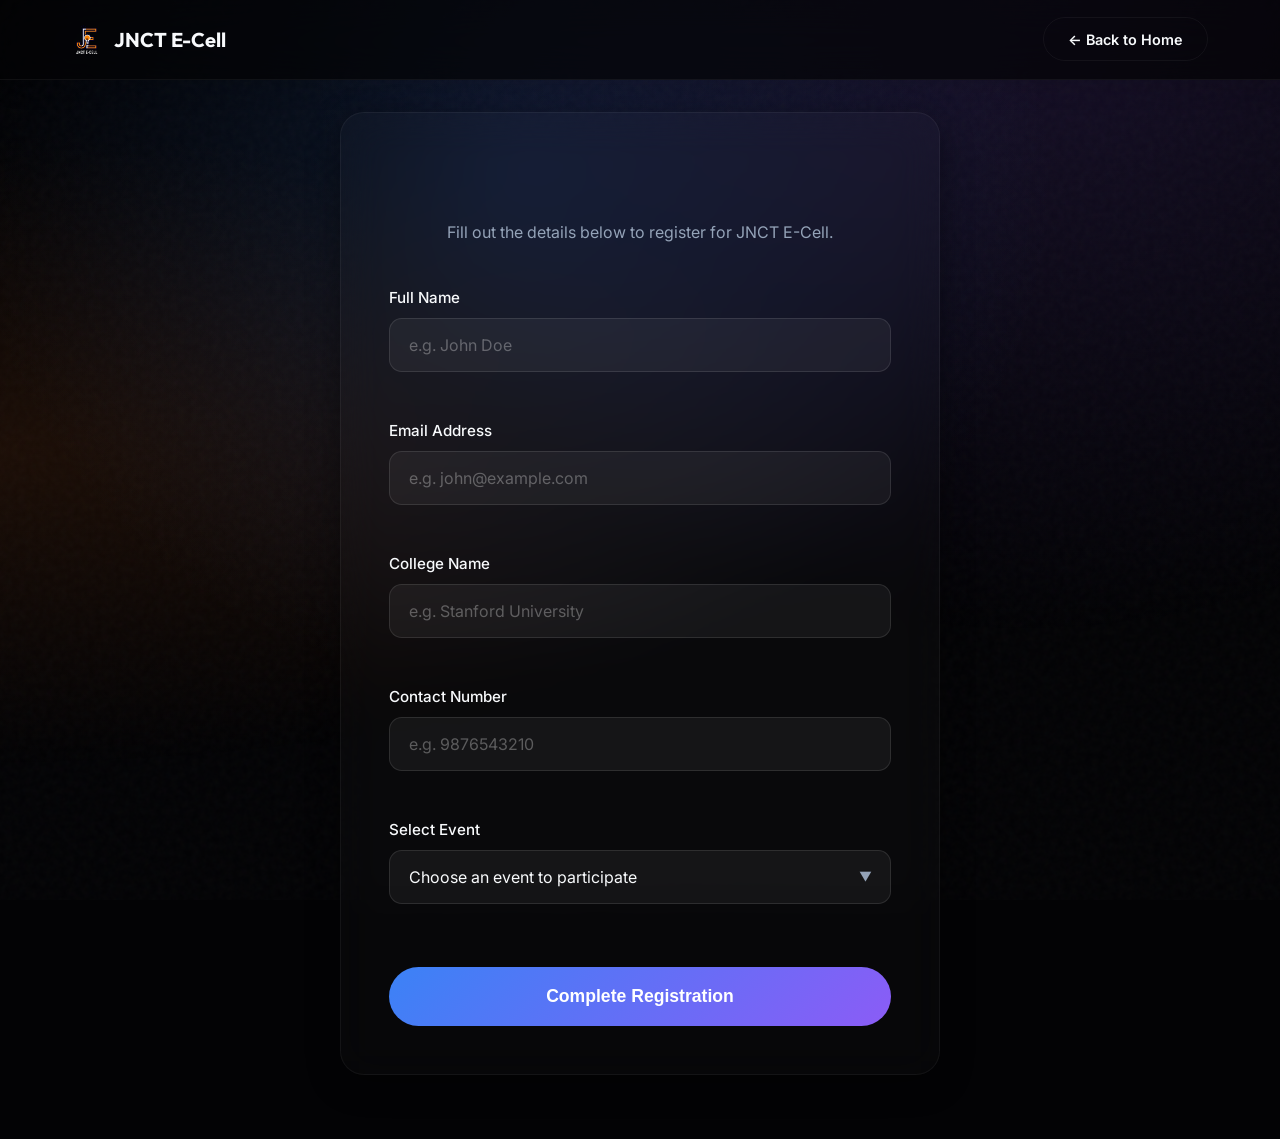
<file: registration.html>
<!DOCTYPE html>
<html lang="en">
<head>
    <meta charset="UTF-8">
    <meta name="viewport" content="width=device-width, initial-scale=1.0">
    <title>Register | JNCT E-Cell</title>
    <meta name="description" content="Register for JNCT E-Cell to join the ultimate Entrepreneurship Summit.">
    <link rel="preconnect" href="https://fonts.googleapis.com">
    <link rel="preconnect" href="https://fonts.gstatic.com" crossorigin>
    <link href="https://fonts.googleapis.com/css2?family=Outfit:wght@300;400;500;600;700;800&family=Inter:wght@400;500;600&display=swap" rel="stylesheet">
    <link rel="stylesheet" href="style.css">
    <link rel="stylesheet" href="registration.css">
</head>
<body class="registration-page">
    <!-- Premium Gradient Background -->
    <div class="bg-gradient-mesh"></div>
    <div class="bg-noise"></div>

    <nav id="navbar" class="scrolled">
        <div class="container nav-container">
            <a href="index.html" class="logo">
                <img src="logo.png" alt="JNCT E-Cell Logo" class="ecell-logo">
                JNCT E-Cell
            </a>
            <a href="index.html" class="btn btn-outline back-btn">
                &larr; Back to Home
            </a>
        </div>
    </nav>

    <main class="registration-main">
        <div class="container form-container-wrapper">
            <div class="glass form-card animate-fade-in">
                <div class="form-header">
                    <h2>Secure Your Spot</h2>
                    <p>Fill out the details below to register for JNCT E-Cell.</p>
                </div>

                <div id="successMessage" class="success-message hidden">
                    <div class="success-icon">
                        <svg xmlns="http://www.w3.org/2000/svg" width="48" height="48" fill="currentColor" viewBox="0 0 256 256"><path d="M128,24A104,104,0,1,0,232,128,104.11,104.11,0,0,0,128,24Zm45.66,85.66-56,56a8,8,0,0,1-11.32,0l-24-24a8,8,0,0,1,11.32-11.32L112,148.69l50.34-50.35a8,8,0,0,1,11.32,11.32Z"></path></svg>
                    </div>
                    <h3>Registration Successful!</h3>
                    <p>Thank you for registering for JNCT E-Cell. We've sent a confirmation email to you.</p>
                    <a href="index.html" class="btn btn-primary mt-4">Return Home</a>
                </div>

                <form id="registrationForm" class="registration-form" novalidate>
                    <!-- Full Name -->
                    <div class="form-group">
                        <label for="fullName">Full Name</label>
                        <input type="text" id="fullName" name="fullName" placeholder="e.g. John Doe" autocomplete="name">
                        <span class="error-msg" id="fullNameError"></span>
                    </div>

                    <!-- Email Address -->
                    <div class="form-group">
                        <label for="email">Email Address</label>
                        <input type="email" id="email" name="email" placeholder="e.g. john@example.com" autocomplete="email">
                        <span class="error-msg" id="emailError"></span>
                    </div>

                    <!-- College Name -->
                    <div class="form-group">
                        <label for="college">College Name</label>
                        <input type="text" id="college" name="college" placeholder="e.g. Stanford University">
                        <span class="error-msg" id="collegeError"></span>
                    </div>

                    <!-- Contact Number -->
                    <div class="form-group">
                        <label for="contact">Contact Number</label>
                        <input type="tel" id="contact" name="contact" placeholder="e.g. 9876543210" maxlength="10">
                        <span class="error-msg" id="contactError"></span>
                    </div>

                    <!-- Event Selection -->
                    <div class="form-group">
                        <label for="eventSelect">Select Event</label>
                        <div class="custom-select-wrapper">
                            <select id="eventSelect" name="eventSelect">
                                <option value="" disabled selected>Choose an event to participate</option>
                                <option value="startup_pitching">Startup Pitching</option>
                                <option value="workshop">Workshop</option>
                                <option value="networking">Networking Session</option>
                                <option value="competition">Competition</option>
                            </select>
                        </div>
                        <span class="error-msg" id="eventSelectError"></span>
                    </div>

                    <button type="submit" class="btn btn-primary submit-btn">Complete Registration</button>
                </form>
            </div>
        </div>
    </main>

    <script src="registration.js"></script>
</body>
</html>
</file>
<file: style.css>
/* CSS Variables for Premium Theme */
:root {
    --bg-color: #030305;
    --surface-color: #0c0c14;
    --text-primary: #f8fafc;
    --text-secondary: #94a3b8;
    --primary-color: #3b82f6;
    --secondary-color: #8b5cf6;
    --accent-color: #f97316;
    
    --gradient-1: linear-gradient(135deg, var(--primary-color), var(--secondary-color));
    --gradient-2: linear-gradient(135deg, var(--secondary-color), var(--accent-color));
    
    --glass-bg: rgba(255, 255, 255, 0.02);
    --glass-border: rgba(255, 255, 255, 0.05);
    --glass-hover: rgba(255, 255, 255, 0.06);
    --glass-shadow: 0 8px 32px 0 rgba(0, 0, 0, 0.4);
    
    --font-heading: 'Outfit', sans-serif;
    --font-body: 'Inter', sans-serif;
    
    --nav-height: 80px;
}

/* Reset & Base Styles */
* { margin: 0; padding: 0; box-sizing: border-box; }
html { scroll-behavior: smooth; font-size: 16px; }
body {
    font-family: var(--font-body);
    background-color: var(--bg-color);
    color: var(--text-primary);
    line-height: 1.6;
    overflow-x: hidden;
    position: relative;
}
a { text-decoration: none; color: inherit; }
ul { list-style: none; }
img { max-width: 100%; height: auto; display: block; }

/* Backgrounds */
.bg-gradient-mesh {
    position: fixed;
    top: 0; left: 0; width: 100vw; height: 100vh;
    background: 
        radial-gradient(at 40% 20%, rgba(59, 130, 246, 0.15) 0px, transparent 50%),
        radial-gradient(at 80% 0%, rgba(139, 92, 246, 0.15) 0px, transparent 50%),
        radial-gradient(at 0% 50%, rgba(249, 115, 22, 0.1) 0px, transparent 50%);
    z-index: -2;
}
.bg-noise {
    position: fixed; top: 0; left: 0; width: 100%; height: 100%;
    background: url('data:image/svg+xml,%3Csvg viewBox="0 0 200 200" xmlns="http://www.w3.org/2000/svg"%3E%3Cfilter id="noiseFilter"%3E%3CfeTurbulence type="fractalNoise" baseFrequency="0.65" numOctaves="3" stitchTiles="stitch"/%3E%3C/filter%3E%3Crect width="100%25" height="100%25" filter="url(%23noiseFilter)"/%3E%3C/svg%3E');
    opacity: 0.03; z-index: -1; pointer-events: none;
}
.particles { position: absolute; top: 0; left: 0; width: 100%; height: 100%; pointer-events: none; z-index: 0; }

/* Layout Utilities */
.container { max-width: 1200px; margin: 0 auto; padding: 0 2rem; position: relative; z-index: 2; }
.section-padding { padding: 8rem 0; }
.text-center { text-align: center; }
.mt-4 { margin-top: 2rem; }

/* Premium Glassmorphism */
.glass {
    background: var(--glass-bg);
    backdrop-filter: blur(20px);
    -webkit-backdrop-filter: blur(20px);
    border: 1px solid var(--glass-border);
    border-radius: 24px;
    box-shadow: var(--glass-shadow);
    transition: transform 0.4s cubic-bezier(0.22, 1, 0.36, 1), background 0.4s ease;
}
.glass:hover {
    background: var(--glass-hover);
    transform: translateY(-5px);
}
.glass-premium {
    background: linear-gradient(180deg, rgba(255, 255, 255, 0.03) 0%, rgba(255, 255, 255, 0.01) 100%);
    backdrop-filter: blur(24px);
    border: 1px solid rgba(255, 255, 255, 0.08);
    border-radius: 24px;
    box-shadow: 0 12px 40px rgba(0, 0, 0, 0.5);
    transition: transform 0.4s ease, border-color 0.4s ease;
}
.glass-premium:hover {
    transform: translateY(-8px);
    border-color: rgba(255, 255, 255, 0.2);
}

/* Typography Elements */
.section-header { margin-bottom: 4rem; }
.section-title {
    font-family: var(--font-heading);
    font-size: clamp(2.5rem, 5vw, 3.5rem);
    font-weight: 700;
    margin-bottom: 1rem;
    letter-spacing: -1px;
    background: var(--text-primary);
    -webkit-background-clip: text;
    -webkit-text-fill-color: transparent;
}
.section-subtitle { font-size: 1.1rem; color: var(--primary-color); font-weight: 500; text-transform: uppercase; letter-spacing: 2px; }

/* Buttons */
.btn {
    display: inline-flex; align-items: center; justify-content: center;
    padding: 0.8rem 2rem; border-radius: 100px;
    font-weight: 600; font-size: 1rem; cursor: pointer;
    transition: all 0.4s cubic-bezier(0.22, 1, 0.36, 1);
    position: relative;
    overflow: hidden;
    will-change: transform, box-shadow;
}
.btn-outline {
    background: transparent; color: var(--text-primary);
    border: 1px solid var(--glass-border);
}
.btn-outline:hover { 
    background: rgba(255,255,255,0.05); 
    border-color: rgba(255,255,255,0.4); 
    transform: scale(1.02);
    box-shadow: 0 0 15px rgba(255,255,255,0.1);
}
.btn-primary { background: var(--gradient-1); color: #fff; border: none; }
.btn-primary:hover { box-shadow: 0 0 25px rgba(59, 130, 246, 0.6); transform: scale(1.02); }
.btn-glow {
    background: var(--gradient-1); color: #fff; border: none;
    box-shadow: 0 0 20px rgba(59, 130, 246, 0.5);
}
.btn-glow:hover { box-shadow: 0 0 35px rgba(59, 130, 246, 0.9); transform: scale(1.02); }
.btn-large { padding: 1rem 3rem; font-size: 1.1rem; }

/* Button Ripple Effect */
.ripple {
    position: absolute;
    border-radius: 50%;
    transform: scale(0);
    animation: ripple-effect 0.6s linear;
    background-color: rgba(255, 255, 255, 0.4);
    pointer-events: none;
}
@keyframes ripple-effect {
    to {
        transform: scale(4);
        opacity: 0;
    }
}

/* Navbar */
#navbar {
    position: fixed; top: 0; left: 0; width: 100%; height: var(--nav-height);
    z-index: 1000; transition: all 0.4s ease;
    border-bottom: 1px solid transparent;
}
#navbar.scrolled {
    background: rgba(3, 3, 5, 0.7);
    backdrop-filter: blur(20px);
    -webkit-backdrop-filter: blur(20px);
    border-bottom: 1px solid var(--glass-border);
    box-shadow: 0 4px 30px rgba(0, 0, 0, 0.1);
}
.nav-container { display: flex; justify-content: space-between; align-items: center; height: 100%; }
.logo { display: flex; align-items: center; gap: 12px; font-family: var(--font-heading); font-size: 1.25rem; font-weight: 700; color: var(--text-primary); }
.ecell-logo { height: 35px; width: auto; object-fit: contain; }
.nav-links { display: flex; gap: 2.5rem; align-items: center; }
.nav-link { font-size: 0.95rem; font-weight: 500; color: var(--text-secondary); transition: color 0.3s ease; }
.nav-link:hover, .nav-link.active { color: var(--text-primary); }
.hamburger { display: none; cursor: pointer; flex-direction: column; gap: 6px; }
.hamburger .bar { width: 28px; height: 2px; background-color: var(--text-primary); transition: 0.3s; }

/* Hero Section */
.hero-centered { display: flex; justify-content: center; align-items: center; min-height: 100vh; padding-top: var(--nav-height); }
.hero-centered .hero-content { display: flex; flex-direction: column; align-items: center; justify-content: center; text-align: center; max-width: 900px; margin: 0 auto; }
.hero-logo-container { position: relative; margin-bottom: 2rem; display: inline-flex; justify-content: center; align-items: center; }
.hero-logo-glow {
    position: absolute; top: 50%; left: 50%; transform: translate(-50%, -50%);
    width: 140%; height: 140%;
    background: radial-gradient(circle, rgba(59, 130, 246, 0.3) 0%, rgba(249, 115, 22, 0.25) 50%, transparent 70%);
    filter: blur(40px); z-index: 0; border-radius: 50%;
    animation: pulse 4s infinite alternate;
}
.hero-main-logo { width: 300px; height: auto; object-fit: contain; display: block; position: relative; z-index: 1; }
.hero-title { font-family: var(--font-heading); font-size: clamp(3.5rem, 8vw, 5.5rem); font-weight: 800; letter-spacing: -2px; margin-bottom: 0.5rem; }
.hero-tagline { font-family: var(--font-heading); font-size: clamp(1.2rem, 3vw, 1.8rem); font-weight: 500; color: var(--text-secondary); margin-bottom: 1.5rem; letter-spacing: 2px; }
.hero-desc { font-size: 1.1rem; color: var(--text-secondary); max-width: 600px; margin: 0 auto 2.5rem; }
.hero-buttons { display: flex; gap: 1rem; justify-content: center; }
.float-slow { animation: floatSlow 6s ease-in-out infinite; }

.scroll-indicator {
    position: absolute; bottom: 2rem; left: 50%; transform: translateX(-50%);
    opacity: 0.5; transition: opacity 0.3s;
}
.scroll-indicator:hover { opacity: 1; }
.animate-bounce { animation: bounce 2s infinite; }

/* About */
.about-wrapper { display: grid; grid-template-columns: 1fr 1.2fr; gap: 4rem; align-items: center; }
.about-lead { font-size: 1.2rem; color: var(--text-secondary); margin-bottom: 1.5rem; line-height: 1.8; }
.about-right { display: flex; flex-direction: column; gap: 1.5rem; }
.about-card { padding: 2rem; display: flex; flex-direction: column; gap: 1rem; }
.about-icon { width: 50px; height: 50px; border-radius: 12px; background: rgba(255,255,255,0.05); display: flex; align-items: center; justify-content: center; color: var(--primary-color); }
.about-card h3 { font-family: var(--font-heading); font-size: 1.3rem; font-weight: 600; }
.about-card p { color: var(--text-secondary); font-size: 0.95rem; }

/* Statistics */
.stats-grid { display: grid; grid-template-columns: repeat(auto-fit, minmax(200px, 1fr)); gap: 2rem; text-align: center; }
.stat-card { padding: 3rem 2rem; display: flex; flex-direction: column; align-items: center; justify-content: center; }
.stat-number { font-family: var(--font-heading); font-size: clamp(2.5rem, 6vw, 60px); font-weight: 800; background: linear-gradient(to right, #3b82f6, #f97316); -webkit-background-clip: text; -webkit-text-fill-color: transparent; display: inline-block; line-height: 1; opacity: 1; visibility: visible; }
.stat-plus { font-size: 2.5rem; font-weight: 700; color: var(--primary-color); vertical-align: top; margin-left: 2px; }
.stat-label { margin-top: 1rem; font-weight: 500; color: var(--text-secondary); text-transform: uppercase; letter-spacing: 1px; font-size: 0.9rem; }

/* Highlights/Events */
.events-grid { display: grid; grid-template-columns: repeat(auto-fit, minmax(320px, 1fr)); gap: 2rem; }
.event-card { padding: 2.5rem; display: flex; flex-direction: column; gap: 1.2rem; }
.event-icon { font-size: 2.5rem; }
.event-card h3 { font-family: var(--font-heading); font-size: 1.4rem; font-weight: 600; }
.event-card p { color: var(--text-secondary); font-size: 0.95rem; line-height: 1.6; }

/* Team */
.team-grid { display: grid; grid-template-columns: repeat(auto-fit, minmax(280px, 1fr)); gap: 2.5rem; }
.team-card { padding: 2rem; text-align: center; }
.team-img-wrapper { width: 140px; height: 140px; margin: 0 auto 1.5rem; border-radius: 50%; padding: 4px; background: var(--gradient-1); }
.img-placeholder { width: 100%; height: 100%; border-radius: 50%; background-color: var(--surface-color); }
.bg-gradient-1 { background: linear-gradient(135deg, #38bdf8, #818cf8); }
.bg-gradient-2 { background: linear-gradient(135deg, #f472b6, #db2777); }
.bg-gradient-3 { background: linear-gradient(135deg, #34d399, #059669); }
.bg-gradient-4 { background: linear-gradient(135deg, #fbbf24, #d97706); }
.bg-gradient-5 { background: linear-gradient(135deg, #a78bfa, #7c3aed); }
.bg-gradient-6 { background: linear-gradient(135deg, #f87171, #dc2626); }
.team-info h3 { font-family: var(--font-heading); font-size: 1.3rem; font-weight: 600; margin-bottom: 0.3rem; }
.team-role { color: var(--primary-color); font-size: 0.9rem; font-weight: 500; margin-bottom: 1rem; }
.team-social { color: var(--text-secondary); transition: color 0.3s; }
.team-social:hover { color: #0077b5; }

/* Speakers */
.speakers-grid { display: grid; grid-template-columns: repeat(auto-fit, minmax(300px, 1fr)); gap: 2.5rem; }
.speaker-profile { padding: 2rem; display: flex; flex-direction: column; gap: 1.5rem; align-items: center; text-align: center; }
.speaker-img-wrapper { width: 160px; height: 160px; border-radius: 24px; overflow: hidden; will-change: transform; }
.speaker-img-wrapper img { transition: transform 0.6s cubic-bezier(0.22, 1, 0.36, 1); }
.speaker-profile:hover .speaker-img-wrapper img { transform: scale(1.05); }
.speaker-placeholder { width: 100%; height: 100%; }
.speaker-info h3 { font-family: var(--font-heading); font-size: 1.4rem; font-weight: 600; margin-bottom: 0.3rem; }
.speaker-designation { color: var(--accent-color); font-size: 0.9rem; font-weight: 500; margin-bottom: 1rem; }
.speaker-desc { color: var(--text-secondary); font-size: 0.95rem; margin-bottom: 1.5rem; }
.speaker-linkedin { color: var(--text-secondary); transition: color 0.3s; }
.speaker-linkedin:hover { color: #0077b5; }

/* Gallery */
.gallery-grid { display: grid; grid-template-columns: repeat(auto-fit, minmax(280px, 1fr)); gap: 1.5rem; }
.gallery-item { border-radius: 20px; overflow: hidden; height: 250px; cursor: pointer; transition: transform 0.6s cubic-bezier(0.22, 1, 0.36, 1), box-shadow 0.6s cubic-bezier(0.22, 1, 0.36, 1); will-change: transform, box-shadow; }
.gallery-img { width: 100%; height: 100%; transition: transform 0.6s cubic-bezier(0.22, 1, 0.36, 1); will-change: transform; }
.gallery-item:hover { transform: translateY(-5px); box-shadow: 0 15px 35px rgba(0, 0, 0, 0.5); }
.gallery-item:hover .gallery-img { transform: scale(1.05); }

/* CTA Banner */
.cta-glass {
    background: linear-gradient(135deg, rgba(59, 130, 246, 0.1), rgba(139, 92, 246, 0.1));
    backdrop-filter: blur(30px); border: 1px solid rgba(255, 255, 255, 0.1);
    border-radius: 32px; padding: 5rem 2rem; text-align: center;
    box-shadow: 0 20px 50px rgba(0,0,0,0.5);
}
.cta-content h2 { font-family: var(--font-heading); font-size: clamp(2.5rem, 5vw, 4rem); font-weight: 800; margin-bottom: 1rem; }
.cta-content p { font-size: 1.2rem; color: var(--text-secondary); max-width: 600px; margin: 0 auto 2rem; }

/* Contact */
.contact-wrapper { display: grid; grid-template-columns: 1fr 1fr; gap: 4rem; }
.contact-info { padding: 3rem; display: flex; flex-direction: column; gap: 2rem; }
.contact-item { display: flex; align-items: flex-start; gap: 1.5rem; }
.icon-box { width: 48px; height: 48px; border-radius: 12px; background: rgba(59, 130, 246, 0.1); display: flex; align-items: center; justify-content: center; color: var(--primary-color); flex-shrink: 0; }
.contact-item h4 { font-family: var(--font-heading); font-size: 1.1rem; font-weight: 600; margin-bottom: 0.2rem; }
.contact-item p { color: var(--text-secondary); font-size: 0.95rem; }
.contact-socials { display: flex; gap: 1rem; margin-top: 1rem; }
.social-icon { width: 40px; height: 40px; border-radius: 50%; background: rgba(255,255,255,0.05); display: flex; align-items: center; justify-content: center; color: var(--text-primary); transition: 0.3s; }
.social-icon:hover { background: var(--primary-color); transform: translateY(-3px); }
.contact-map { padding: 1rem; display: flex; }
.map-placeholder { width: 100%; min-height: 350px; border-radius: 20px; display: flex; align-items: center; justify-content: center; color: var(--text-secondary); font-weight: 500; }

/* Footer */
.footer { background-color: #020203; padding: 4rem 0 2rem; border-top: 1px solid rgba(255,255,255,0.05); }
.footer-grid { display: grid; grid-template-columns: 2fr 1fr 1fr; gap: 3rem; margin-bottom: 4rem; }
.footer-brand h2 { font-family: var(--font-heading); font-size: 1.8rem; font-weight: 700; margin-bottom: 0.5rem; }
.footer-brand p { color: var(--primary-color); font-weight: 500; font-size: 0.9rem; margin-bottom: 1rem; }
.footer-desc { color: var(--text-secondary); font-size: 0.9rem; max-width: 300px; }
.footer-links h3 { font-family: var(--font-heading); font-size: 1.1rem; font-weight: 600; margin-bottom: 1.5rem; }
.footer-links ul { display: flex; flex-direction: column; gap: 0.8rem; }
.footer-links a { color: var(--text-secondary); font-size: 0.95rem; transition: color 0.3s; }
.footer-links a:hover { color: var(--primary-color); }
.footer-bottom { text-align: center; padding-top: 2rem; border-top: 1px solid rgba(255,255,255,0.05); color: var(--text-secondary); font-size: 0.9rem; }

/* Animations */
.animate-on-scroll { opacity: 0; transition: all 0.8s cubic-bezier(0.22, 1, 0.36, 1); will-change: opacity, transform; }
.slide-up { transform: translateY(40px); }
.slide-right { transform: translateX(-40px); }
.slide-left { transform: translateX(40px); }
.scale-up { transform: scale(0.9); }
.fade-in { opacity: 0; }
.is-visible { opacity: 1; transform: translate(0) scale(1); }

@keyframes floatSlow { 0%, 100% { transform: translateY(0); } 50% { transform: translateY(-15px); } }
@keyframes pulse { 0% { opacity: 0.6; transform: translate(-50%, -50%) scale(1); } 100% { opacity: 1; transform: translate(-50%, -50%) scale(1.1); } }
@keyframes bounce { 0%, 20%, 50%, 80%, 100% { transform: translateY(0); } 40% { transform: translateY(-10px); } 60% { transform: translateY(-5px); } }

/* Accessibility */
@media (prefers-reduced-motion: reduce) {
    *, *::before, *::after {
        animation-duration: 0.01ms !important;
        animation-iteration-count: 1 !important;
        transition-duration: 0.01ms !important;
        scroll-behavior: auto !important;
    }
    .animate-on-scroll { opacity: 1; transition: none !important; transform: none !important; }
}

/* Responsive */
@media (max-width: 992px) {
    .about-wrapper, .contact-wrapper, .footer-grid { grid-template-columns: 1fr; gap: 3rem; }
    .hero-main-logo { width: 240px; }
    .hero-title { font-size: 4rem; }
}
@media (max-width: 768px) {
    .nav-links {
        position: fixed; top: var(--nav-height); right: -100%; width: 100%; height: calc(100vh - var(--nav-height));
        background: rgba(3, 3, 5, 0.95); backdrop-filter: blur(20px); -webkit-backdrop-filter: blur(20px);
        flex-direction: column; justify-content: center; gap: 2rem; transition: 0.4s ease;
    }
    .nav-links.active { right: 0; }
    .hamburger { display: flex; }
    .hamburger.active .bar:nth-child(1) { transform: translateY(8px) rotate(45deg); }
    .hamburger.active .bar:nth-child(2) { opacity: 0; }
    .hamburger.active .bar:nth-child(3) { transform: translateY(-8px) rotate(-45deg); }
    .hero-main-logo { width: 180px; }
    .hero-title { font-size: 3rem; }
    .hero-buttons { flex-direction: column; width: 100%; }
    .btn { width: 100%; }
    .section-padding { padding: 5rem 0; }
}
</file>
<file: registration.css>
/* Registration Page Specific Styles */
.registration-page {
    display: flex;
    flex-direction: column;
    min-height: 100vh;
}

.back-btn {
    font-size: 0.9rem;
    padding: 0.6rem 1.5rem;
}

.registration-main {
    flex: 1;
    display: flex;
    align-items: center;
    justify-content: center;
    padding: calc(var(--nav-height) + 2rem) 0 4rem;
}

.form-container-wrapper {
    width: 100%;
    display: flex;
    justify-content: center;
}

.form-card {
    width: 100%;
    max-width: 600px;
    padding: 3rem;
    position: relative;
    overflow: hidden;
}

.form-header {
    text-align: center;
    margin-bottom: 2.5rem;
}

.form-header h2 {
    font-size: 2rem;
    margin-bottom: 0.5rem;
    background: var(--gradient-text);
    -webkit-background-clip: text;
    -webkit-text-fill-color: transparent;
    background-clip: text;
}

.form-header p {
    color: var(--text-secondary);
}

/* Form Groups and Inputs */
.form-group {
    margin-bottom: 1.5rem;
    display: flex;
    flex-direction: column;
}

label {
    font-weight: 500;
    margin-bottom: 0.5rem;
    font-size: 0.95rem;
    color: var(--text-primary);
}

input[type="text"],
input[type="email"],
input[type="tel"],
select {
    width: 100%;
    padding: 1rem 1.2rem;
    background: rgba(255, 255, 255, 0.05);
    border: 1px solid rgba(255, 255, 255, 0.1);
    border-radius: 0.8rem;
    color: var(--text-primary);
    font-family: var(--font-body);
    font-size: 1rem;
    transition: all 0.3s ease;
    outline: none;
}

input::placeholder {
    color: rgba(255, 255, 255, 0.3);
}

input:focus, select:focus {
    background: rgba(255, 255, 255, 0.08);
    border-color: var(--primary-color);
    box-shadow: 0 0 0 3px rgba(59, 130, 246, 0.2);
}

.custom-select-wrapper {
    position: relative;
}

.custom-select-wrapper::after {
    content: '▼';
    font-size: 0.8rem;
    position: absolute;
    right: 1.2rem;
    top: 50%;
    transform: translateY(-50%);
    color: var(--text-secondary);
    pointer-events: none;
}

select {
    appearance: none;
    -webkit-appearance: none;
    cursor: pointer;
}

select option {
    background-color: var(--bg-color);
    color: var(--text-primary);
}

select:invalid, select option[value=""] {
    color: rgba(255, 255, 255, 0.3);
}

/* Validation States */
input.invalid, select.invalid {
    border-color: #ef4444;
}

input.invalid:focus, select.invalid:focus {
    box-shadow: 0 0 0 3px rgba(239, 68, 68, 0.2);
}

input.valid, select.valid {
    border-color: #10b981;
}

.error-msg {
    color: #ef4444;
    font-size: 0.85rem;
    margin-top: 0.4rem;
    min-height: 1.2em; /* Keep space even when empty to avoid layout shift */
    display: block;
}

.submit-btn {
    width: 100%;
    margin-top: 1rem;
    padding: 1.2rem;
    font-size: 1.1rem;
}

/* Success Message */
.success-message {
    text-align: center;
    padding: 2rem 0;
}

.success-message.hidden {
    display: none;
}

.success-icon {
    width: 80px;
    height: 80px;
    background: rgba(16, 185, 129, 0.1);
    color: #10b981;
    border-radius: 50%;
    display: flex;
    align-items: center;
    justify-content: center;
    margin: 0 auto 1.5rem;
}

.success-message h3 {
    font-size: 1.8rem;
    margin-bottom: 1rem;
    color: #10b981;
}

.success-message p {
    color: var(--text-secondary);
    font-size: 1.1rem;
}

.mt-4 {
    margin-top: 2rem;
}

/* Animations */
.animate-fade-in {
    animation: fadeIn 0.8s ease forwards;
}

@keyframes fadeIn {
    from {
        opacity: 0;
        transform: translateY(20px);
    }
    to {
        opacity: 1;
        transform: translateY(0);
    }
}

/* Responsive */
@media (max-width: 768px) {
    .registration-main {
        padding: calc(var(--nav-height) + 1rem) 0 2rem;
    }

    .form-card {
        padding: 2.5rem 2rem;
    }
    
    .form-header h2 {
        font-size: 1.8rem;
    }
}

@media (max-width: 480px) {
    .form-card {
        padding: 2rem 1.2rem;
    }

    .form-header h2 {
        font-size: 1.6rem;
    }

    input[type="text"],
    input[type="email"],
    input[type="tel"],
    select {
        padding: 0.9rem 1rem;
        font-size: 0.95rem;
    }

    .submit-btn {
        padding: 1rem;
        font-size: 1rem;
    }
}
</file>
